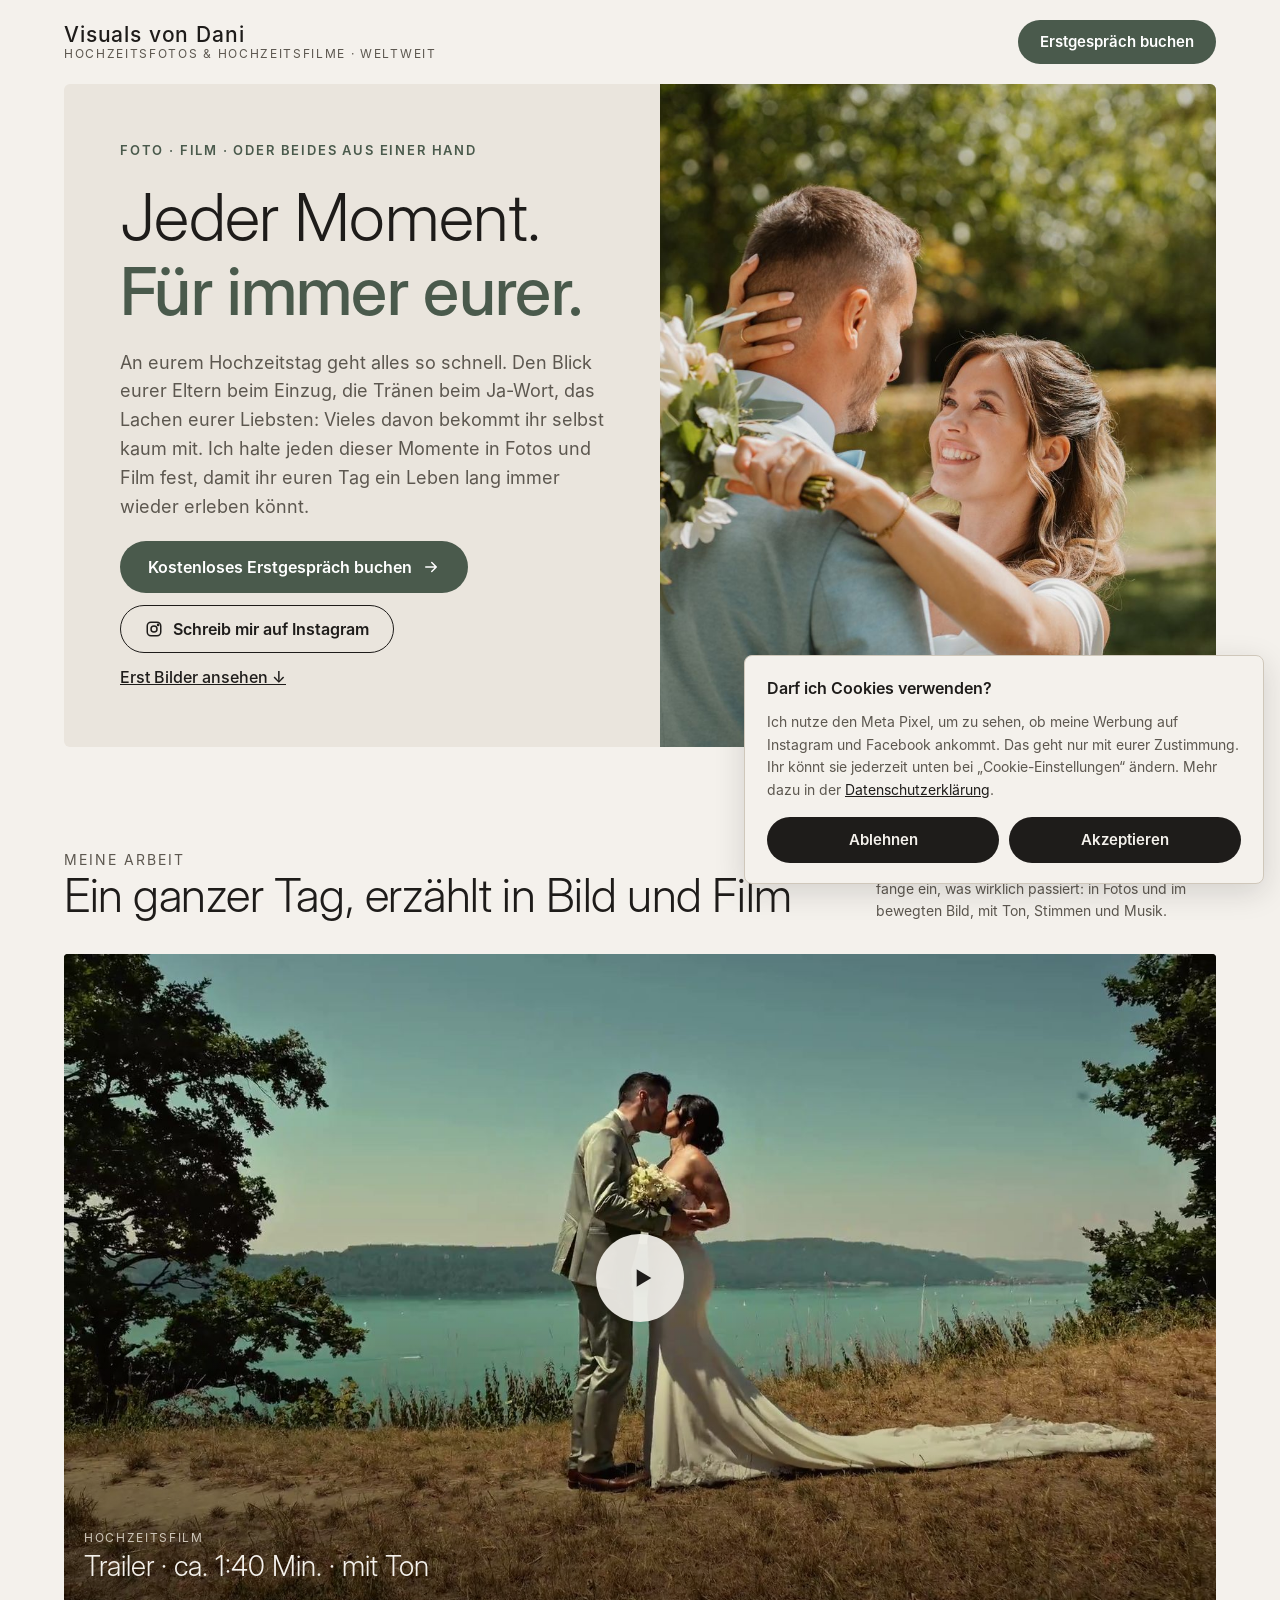
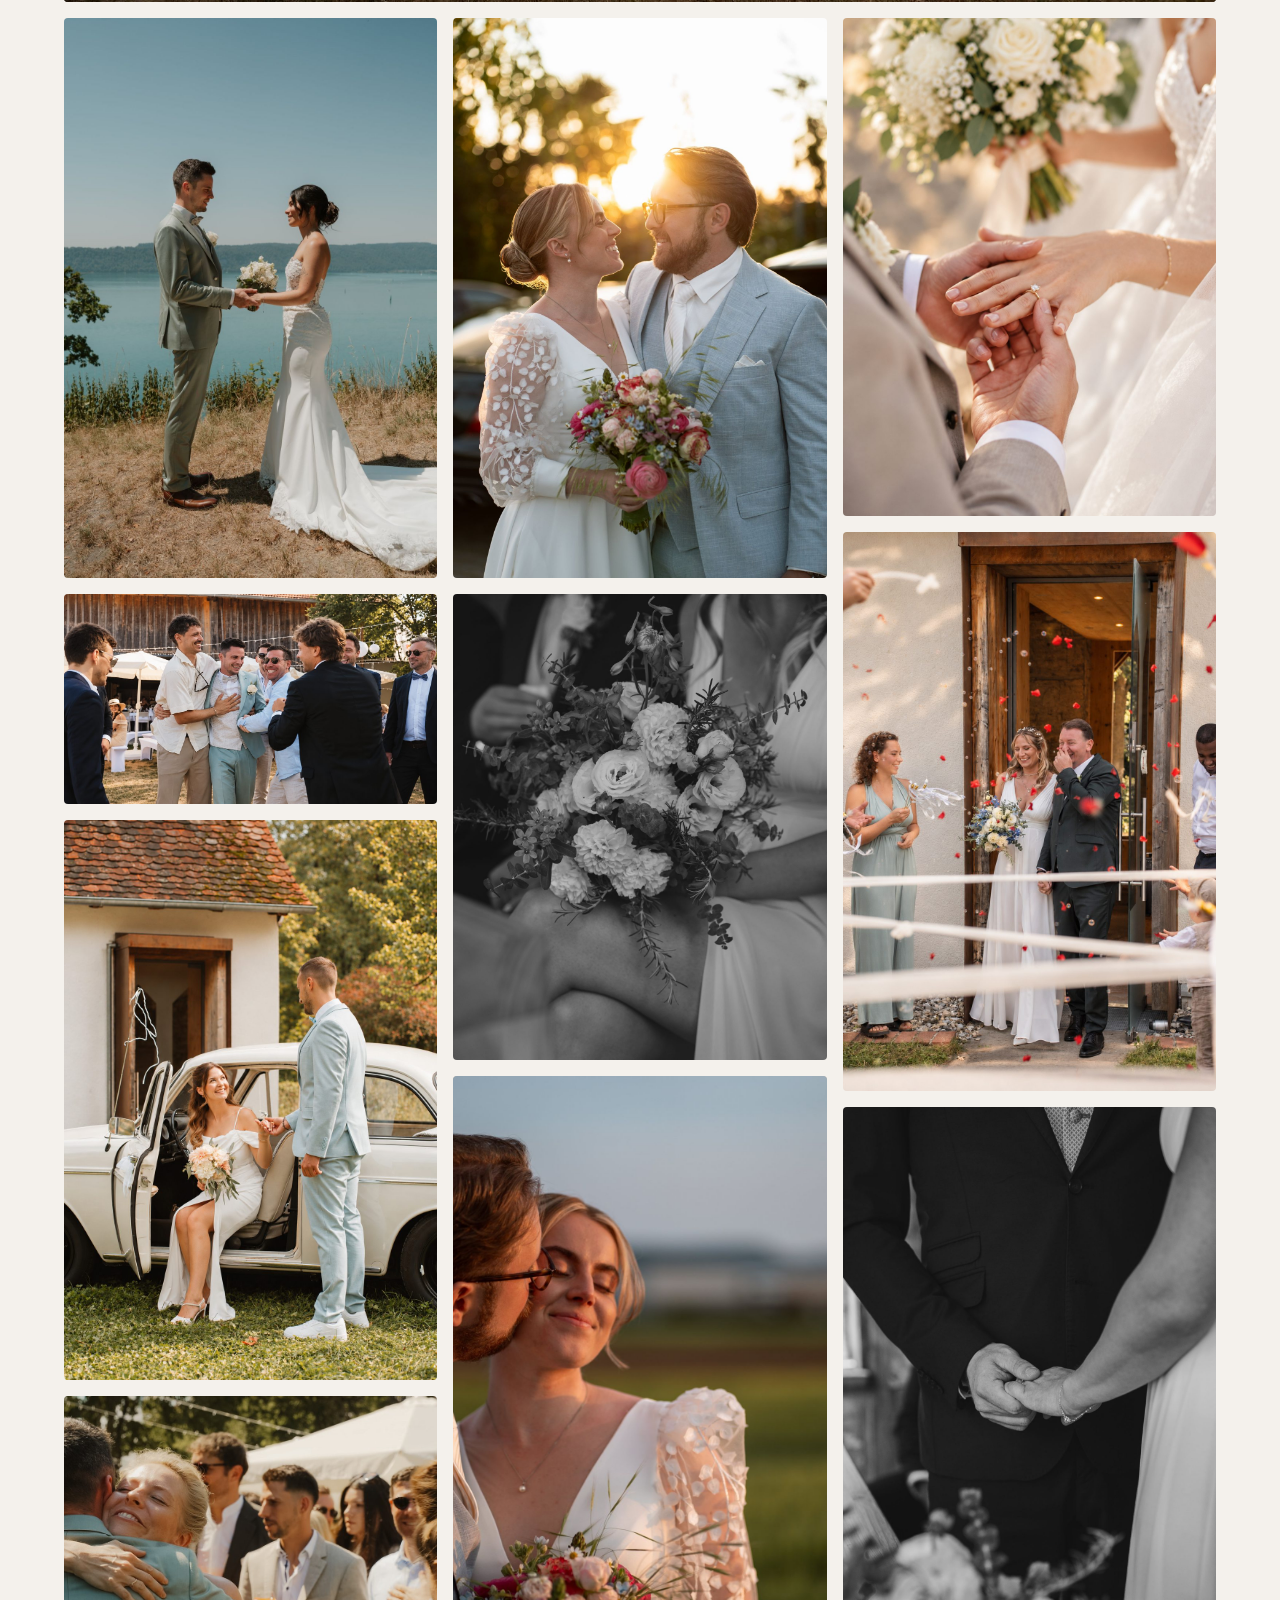
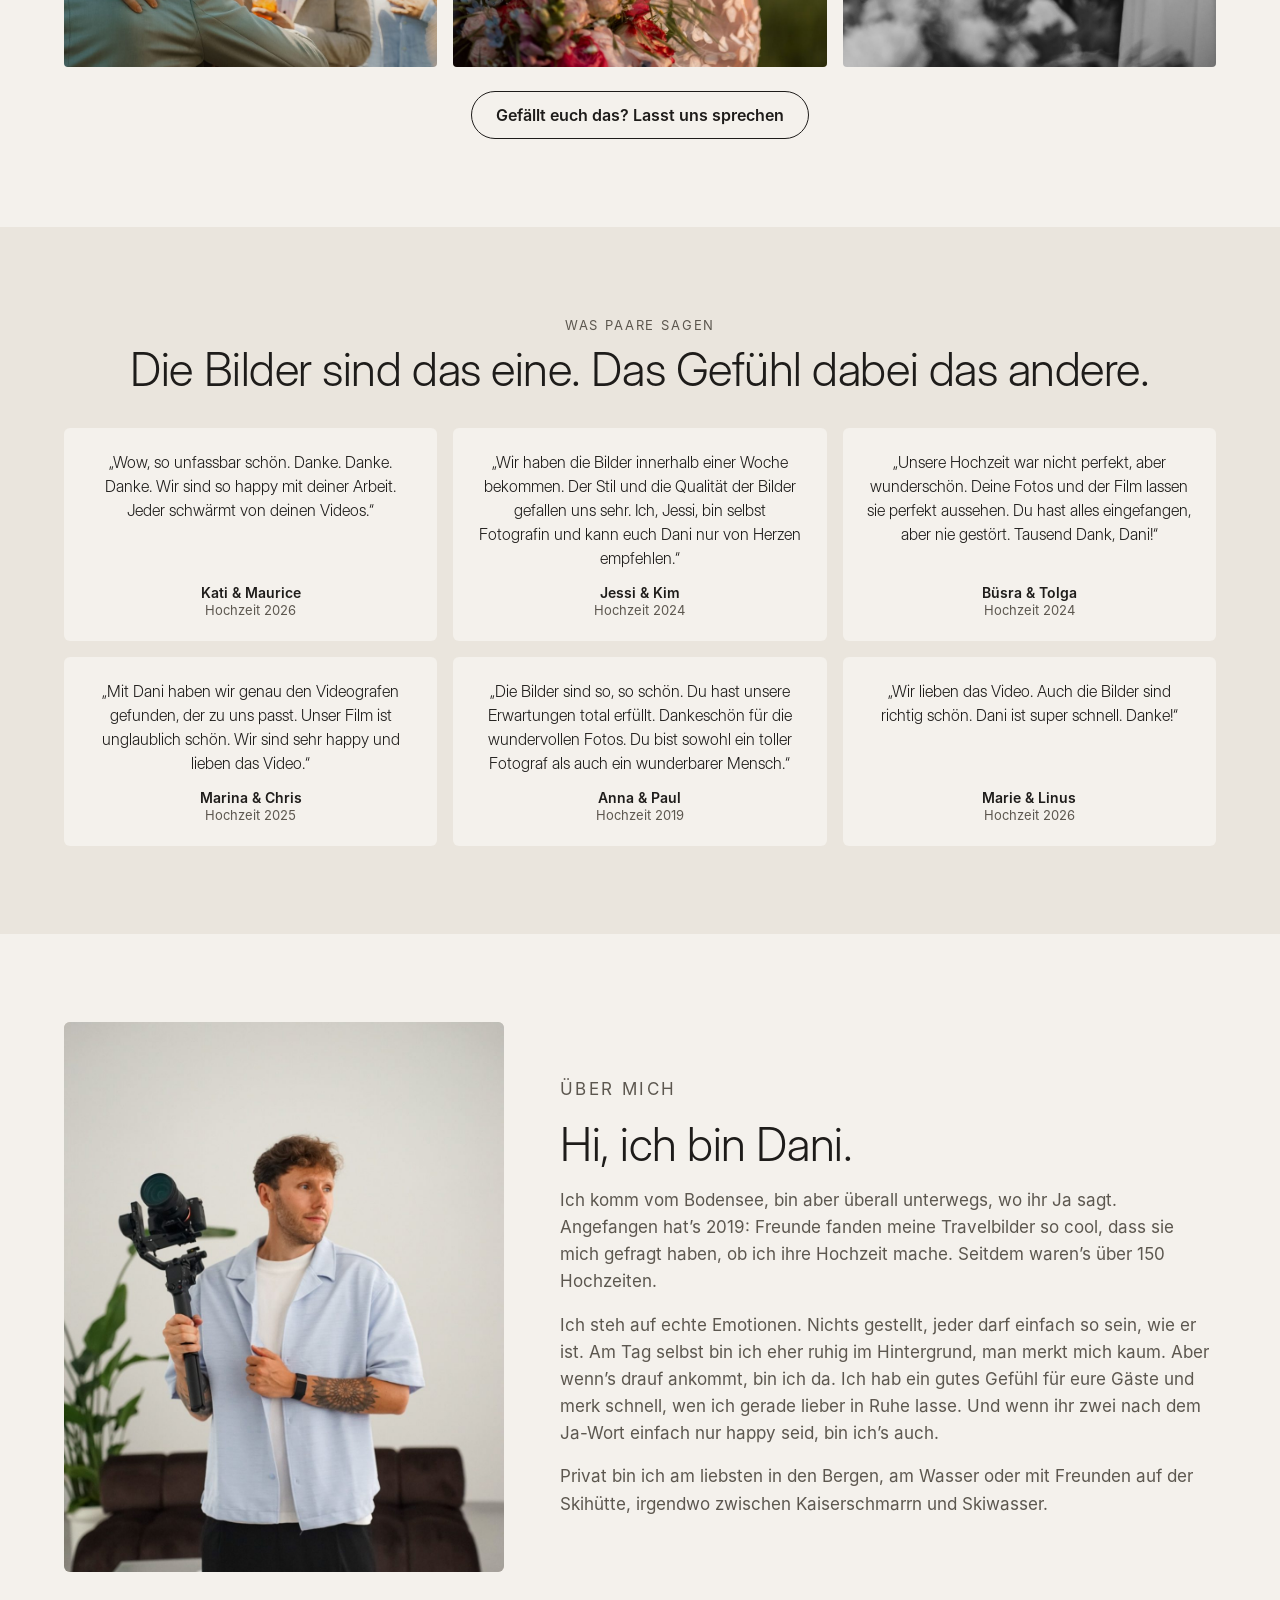
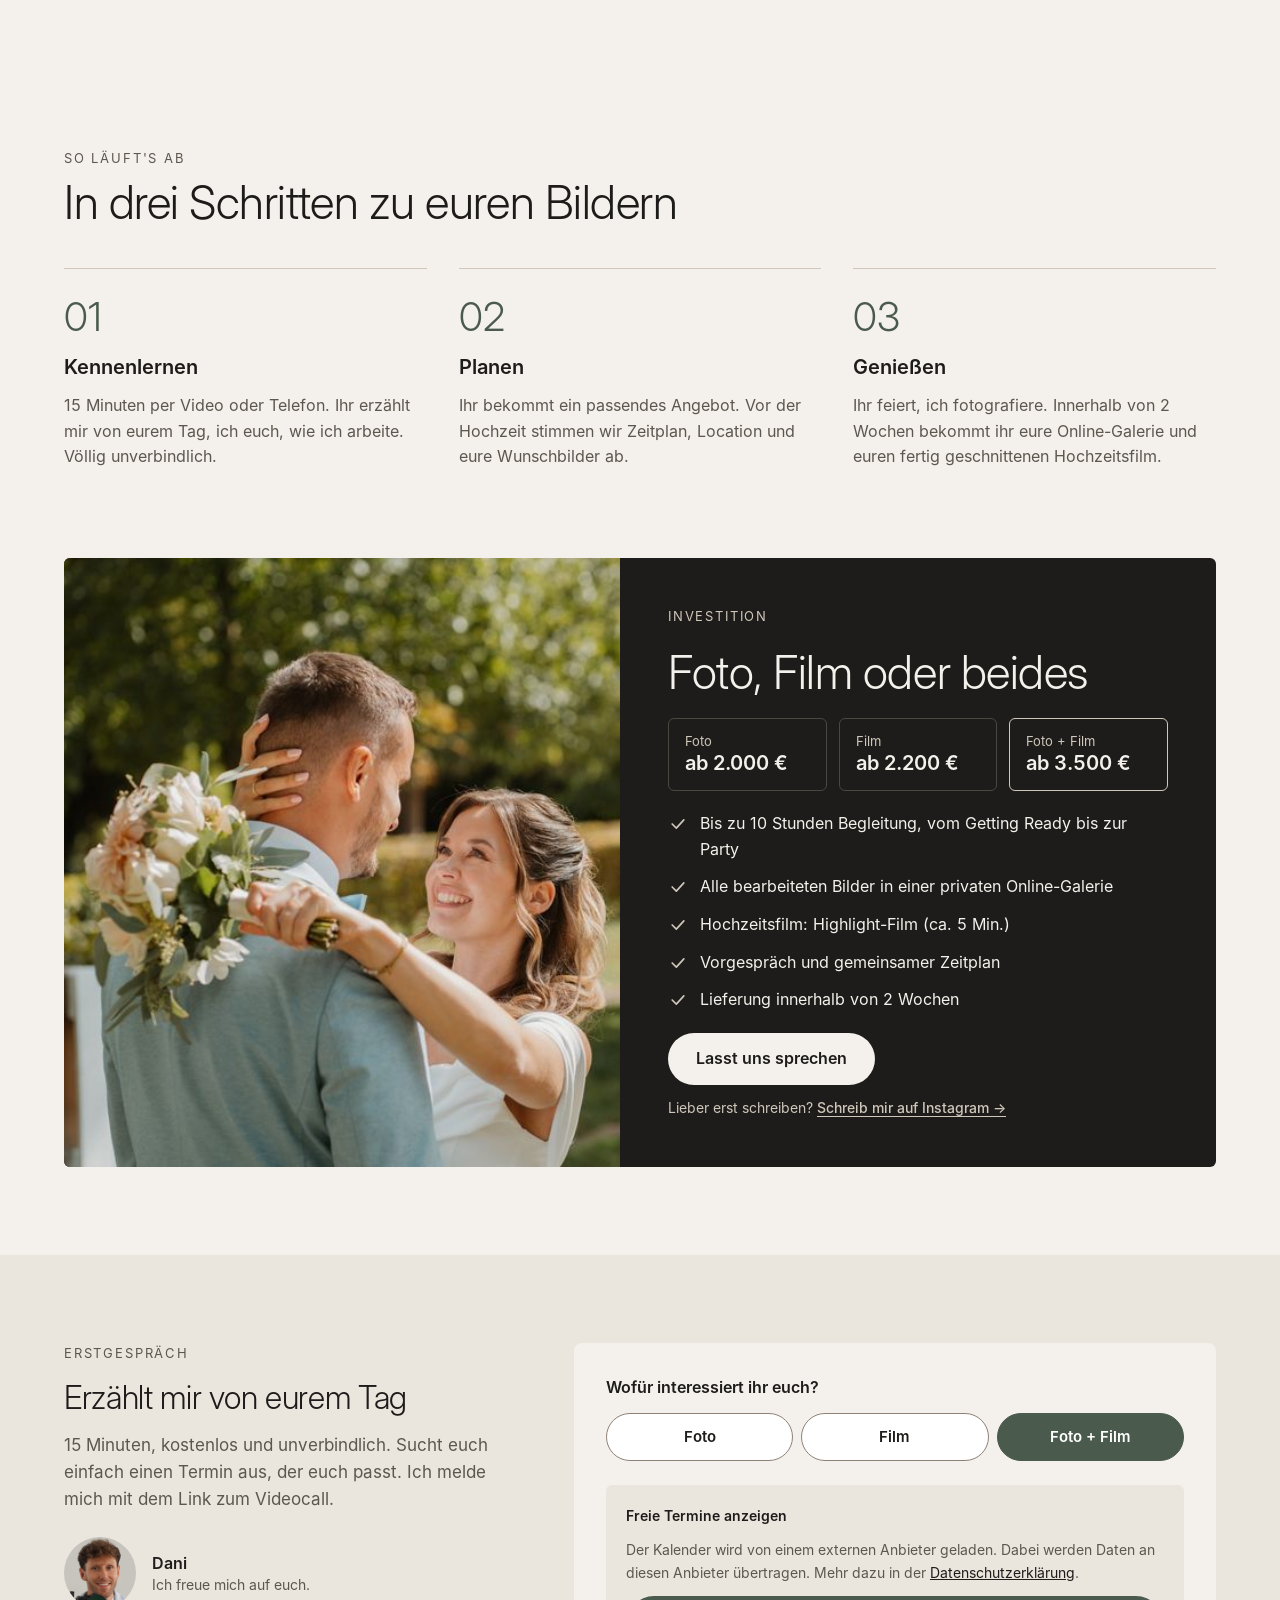
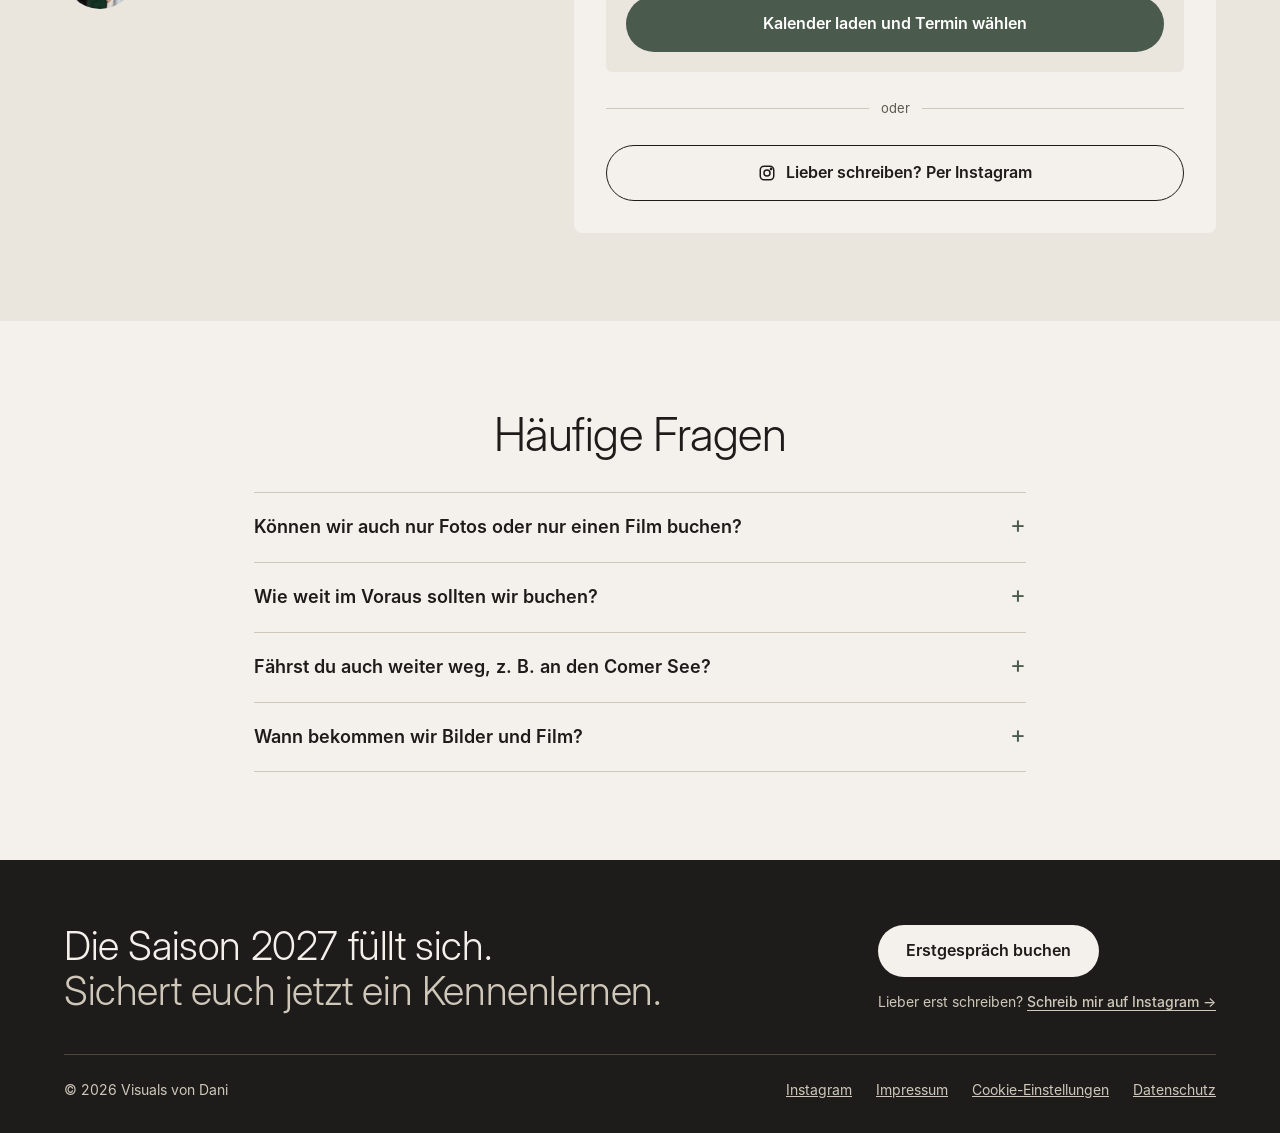
<file: index.html>
<!doctype html>
<html lang="de">
<head>
<meta charset="utf-8">
<meta name="viewport" content="width=device-width, initial-scale=1">
<title>Hochzeitsfotos & Hochzeitsfilme am Bodensee | Visuals von Dani</title>
<meta name="description" content="Hochzeitsfotografie und Hochzeitsfilme am Bodensee und weltweit. Jeder Moment, für immer eurer. Jetzt kostenloses Erstgespräch buchen.">
<meta property="og:type" content="website">
<meta property="og:title" content="Jeder Moment. Für immer eurer. | Visuals von Dani">
<meta property="og:description" content="Hochzeitsfotos und Hochzeitsfilme am Bodensee. Kostenloses Erstgespräch buchen.">
<meta property="og:image" content="bilder/vorschau-social.jpg">
<meta name="theme-color" content="#F4F1EC">
<link rel="icon" href="assets/favicon.svg" type="image/svg+xml">
<link rel="preload" href="assets/fonts/InterDisplay-Light.woff" as="font" type="font/woff" crossorigin>
<link rel="stylesheet" href="assets/style.css?v=202611112200">

<script>
  /* =========================================================
     EINSTELLUNGEN – hier trägst du deine Daten ein
     ========================================================= */
  window.SITE_CONFIG = {
    // Meta Pixel / Datensatz-ID aus dem Events Manager. Wird erst nach Cookie-Zustimmung geladen.
    metaPixelId: "1971344566605847",

    // Dein Calendly- oder Cal.com-Link, z. B. "https://calendly.com/visualsvondani/erstgespraech"
    // Leer lassen = statt Kalender erscheint ein Anfrageformular.
    bookingUrl: "https://calendly.com/visuals-von-dani/hochzeits-kennenlerngesprach",

    // E-Mail, an die Anfragen aus dem Formular gehen
    email: "visuals.von.dani@gmail.com",

    // WhatsApp-Nummer im internationalen Format ohne +, z. B. "4917612345678" (leer = kein WhatsApp-Link)
    whatsapp: "",

    // Highlight-Film: YouTube- oder Vimeo-Link, z. B. "https://www.youtube.com/watch?v=XXXX" oder "https://vimeo.com/123456"
    videoUrl: "",

    // Eigenes Video im Ordner "film" (hat Vorrang vor videoUrl). Leer = kein eigenes Video.
    videoFile: "film/hochzeitsfilm.mp4?v=2"
  };
</script>

<script>
  /* Fehlt ein Bild im Ordner "bilder", erscheint automatisch ein beschrifteter Platzhalter */
  function platzhalter(img) {
    var box = img.parentNode;
    box.classList.add("placeholder");
    var s = document.createElement("span");
    s.textContent = img.getAttribute("data-platzhalter") || "Bild folgt";
    box.appendChild(s);
    img.remove();
  }
</script>

<!-- META PIXEL: Erst einbauen, wenn ein Cookie-Banner (Einwilligung) vorhanden ist. Siehe README. -->
</head>
<body>
<!--
  SO BEARBEITEST DU DIE SEITE
  - Texte: einfach den Text zwischen den Tags ändern, z. B. <h1>…</h1> oder <p>…</p>.
    Die spitzen Klammern < > selbst nicht löschen.
  - Bilder: liegen im Ordner "bilder". Zum Austauschen eine Datei mit genau demselben Namen hochladen.
  - Abschnitte sind unten mit Kommentaren in Großbuchstaben markiert (HERO, GALERIE, BEWERTUNGEN …).
-->

<div class="wrap">
  <header class="site-header">
    <a class="brand" href="#top" id="top" aria-label="Visuals von Dani – nach oben">
      <span class="brand-name">Visuals von Dani</span>
      <span class="brand-sub">Hochzeitsfotos &amp; Hochzeitsfilme · Weltweit</span>
    </a>
    <a class="btn btn-primary btn-small" href="#termin">Erstgespräch buchen</a>
  </header>
</div>

<main>
  <!-- HERO -->
  <section class="wrap" aria-labelledby="hero-title">
    <div class="hero">
      <div class="hero-text">
        <p class="kicker">Foto · Film · oder beides aus einer Hand</p>
        <h1 id="hero-title">Jeder Moment.<br><span>Für immer eurer.</span></h1>
        <p class="lead">An eurem Hochzeitstag geht alles so schnell. Den Blick eurer Eltern beim Einzug, die Tränen beim Ja-Wort, das Lachen eurer Liebsten: Vieles davon bekommt ihr selbst kaum mit. Ich halte jeden dieser Momente in Fotos und Film fest, damit ihr euren Tag ein Leben lang immer wieder erleben könnt.</p>
        <div class="hero-actions">
          <a class="btn btn-primary" href="#termin">Kostenloses Erstgespräch buchen
            <svg viewBox="0 0 24 24" fill="none" stroke="currentColor" stroke-width="2" stroke-linecap="round" stroke-linejoin="round" aria-hidden="true"><path d="M5 12h14M13 6l6 6-6 6"/></svg></a>
          <a class="btn btn-outline btn-ig ig-dm" data-platz="hero" href="https://ig.me/m/__dani.schaefer" target="_blank" rel="noopener"><svg viewBox="0 0 24 24" fill="none" stroke="currentColor" stroke-width="2" stroke-linecap="round" stroke-linejoin="round" aria-hidden="true"><rect x="3" y="3" width="18" height="18" rx="5"/><circle cx="12" cy="12" r="4"/><circle cx="17.5" cy="6.5" r=".8" fill="currentColor"/></svg>Schreib mir auf Instagram</a>
        </div>
        <a class="link hero-more" href="#arbeiten">Erst Bilder ansehen ↓</a>
      </div>
      <div class="hero-image">
        <!-- BILD: bilder/hero.jpg -->
        <img src="bilder/hero.jpg" alt="Braut umarmt ihren Bräutigam im Garten und strahlt ihn an"
             fetchpriority="high" data-platzhalter="Hero-Bild (hero.jpg)" onerror="platzhalter(this)">
      </div>
    </div>
  </section>

  <!-- GALERIE -->
  <section id="arbeiten" class="wrap section" aria-labelledby="arbeiten-title">
    <div class="gallery-head">
      <div>
        <p class="eyebrow">Meine Arbeit</p>
        <h2 id="arbeiten-title">Ein ganzer Tag, erzählt in Bild und Film</h2>
      </div>
      <p class="muted">Vom Getting Ready bis zur letzten Runde auf der Tanzfläche. Ich halte mich im Hintergrund und fange ein, was wirklich passiert: in Fotos und im bewegten Bild, mit Ton, Stimmen und Musik.</p>
    </div>

    <!-- HOCHZEITSFILM: Video = film/hochzeitsfilm.mp4, Vorschaubild = film/poster.jpg -->
    <figure class="film" id="film">
      <img class="film-poster" src="film/poster.jpg?v=2" alt="" loading="lazy">
      <button class="film-play" type="button" aria-label="Hochzeitsfilm abspielen">
        <svg viewBox="0 0 24 24" fill="currentColor" aria-hidden="true"><path d="M8 5.5v13l11-6.5z"/></svg>
      </button>
      <figcaption>
        <small>Hochzeitsfilm</small>
        <span>Trailer · ca. 1:40 Min. · mit Ton</span>
      </figcaption>
    </figure>

    <!-- GALERIE: 3 feste Spalten (links, Mitte, rechts). Bilder heißen bilder/galerie-1.jpg bis bilder/galerie-10.jpg.
         Um ein Bild in eine andere Spalte zu schieben, die ganze <figure …></figure>-Zeile in den anderen Spalten-Block verschieben.
         Zum Austauschen einfach eine Datei mit demselben Namen in den Ordner "bilder" hochladen.
         Der Text bei alt="..." beschreibt das Bild (wichtig für Google und Barrierefreiheit). -->
    <div class="gallery-cols">
      <div class="gcol"><!-- LINKE SPALTE -->
        <figure class="tile"><img src="bilder/galerie-7.jpg" loading="lazy" alt="Brautpaar hält sich an den Händen, im Hintergrund ein See im Sommerlicht" data-platzhalter="Paarshooting (galerie-7.jpg)" onerror="platzhalter(this)"></figure>
        <figure class="tile"><img src="bilder/galerie-8.jpg" loading="lazy" alt="Freunde umringen lachend den Bräutigam" data-platzhalter="Bild (galerie-8.jpg)" onerror="platzhalter(this)"></figure>
        <figure class="tile"><img src="bilder/galerie-5.jpg" loading="lazy" alt="Bräutigam hilft der lachenden Braut aus dem weißen Oldtimer" data-platzhalter="Bild (galerie-5.jpg)" onerror="platzhalter(this)"></figure>
        <figure class="tile"><img src="bilder/galerie-6.jpg" loading="lazy" alt="Ein Gast umarmt den Bräutigam herzlich beim Sektempfang" data-platzhalter="Bild (galerie-6.jpg)" onerror="platzhalter(this)"></figure>
      </div>
      <div class="gcol"><!-- MITTLERE SPALTE -->
        <figure class="tile"><img src="bilder/galerie-1.jpg" loading="lazy" alt="Brautpaar lächelt sich im Gegenlicht der Abendsonne an" data-platzhalter="Bild (galerie-1.jpg)" onerror="platzhalter(this)"></figure>
        <figure class="tile"><img src="bilder/galerie-9.jpg" loading="lazy" alt="Brautstrauß in Schwarz-Weiß" data-platzhalter="Bild (galerie-9.jpg)" onerror="platzhalter(this)"></figure>
        <figure class="tile"><img src="bilder/galerie-2.jpg" loading="lazy" style="object-position: 25% 50%" alt="Bräutigam küsst die Braut auf die Wange, sie schließt lächelnd die Augen" data-platzhalter="Bild (galerie-2.jpg)" onerror="platzhalter(this)"></figure>
      </div>
      <div class="gcol"><!-- RECHTE SPALTE -->
        <figure class="tile"><img src="bilder/galerie-4.jpg" loading="lazy" alt="Ringtausch in Nahaufnahme, im Hintergrund der Brautstrauß" data-platzhalter="Bild (galerie-4.jpg)" onerror="platzhalter(this)"></figure>
        <figure class="tile"><img src="bilder/galerie-3.jpg" loading="lazy" alt="Brautpaar verlässt lachend die Trauung, Gäste werfen Rosenblätter" data-platzhalter="Bild (galerie-3.jpg)" onerror="platzhalter(this)"></figure>
        <figure class="tile"><img src="bilder/galerie-10.jpg" loading="lazy" alt="Brautpaar hält sich während der Trauung an den Händen, Schwarz-Weiß" data-platzhalter="Bild (galerie-10.jpg)" onerror="platzhalter(this)"></figure>
      </div>
    </div>
    <div class="center">
      <a class="btn btn-outline" href="#termin">Gefällt euch das? Lasst uns sprechen</a>
    </div>
  </section>

  <!-- BEWERTUNGEN -->
  <section class="band section" aria-labelledby="stimmen-title">
    <div class="wrap">
      <p class="eyebrow text-center">Was Paare sagen</p>
      <h2 id="stimmen-title" class="text-center">Die Bilder sind das eine. Das Gefühl dabei das andere.</h2>
      <!-- ZITATE: Am Desktop 3 pro Reihe, am Handy zum Wischen. Neues Zitat = einen <figure>-Block kopieren und Text/Namen ändern. -->
      <div class="reviews">
        <figure class="review">
          <blockquote>„Wow, so unfassbar schön. Danke. Danke. Danke. Wir sind so happy mit deiner Arbeit. Jeder schwärmt von deinen Videos.“</blockquote>
          <figcaption><span><strong>Kati &amp; Maurice</strong><small>Hochzeit 2026</small></span></figcaption>
        </figure>
        <figure class="review">
          <blockquote>„Wir haben die Bilder innerhalb einer Woche bekommen. Der Stil und die Qualität der Bilder gefallen uns sehr. Ich, Jessi, bin selbst Fotografin und kann euch Dani nur von Herzen empfehlen.“</blockquote>
          <figcaption><span><strong>Jessi &amp; Kim</strong><small>Hochzeit 2024</small></span></figcaption>
        </figure>
        <figure class="review">
          <blockquote>„Unsere Hochzeit war nicht perfekt, aber wunderschön. Deine Fotos und der Film lassen sie perfekt aussehen. Du hast alles eingefangen, aber nie gestört. Tausend Dank, Dani!“</blockquote>
          <figcaption><span><strong>Büsra &amp; Tolga</strong><small>Hochzeit 2024</small></span></figcaption>
        </figure>
        <figure class="review">
          <blockquote>„Mit Dani haben wir genau den Videografen gefunden, der zu uns passt. Unser Film ist unglaublich schön. Wir sind sehr happy und lieben das Video.“</blockquote>
          <figcaption><span><strong>Marina &amp; Chris</strong><small>Hochzeit 2025</small></span></figcaption>
        </figure>
        <figure class="review">
          <blockquote>„Die Bilder sind so, so schön. Du hast unsere Erwartungen total erfüllt. Dankeschön für die wundervollen Fotos. Du bist sowohl ein toller Fotograf als auch ein wunderbarer Mensch.“</blockquote>
          <figcaption><span><strong>Anna &amp; Paul</strong><small>Hochzeit 2019</small></span></figcaption>
        </figure>
        <figure class="review">
          <blockquote>„Wir lieben das Video. Auch die Bilder sind richtig schön. Dani ist super schnell. Danke!“</blockquote>
          <figcaption><span><strong>Marie &amp; Linus</strong><small>Hochzeit 2026</small></span></figcaption>
        </figure>
      </div>
    </div>
  </section>

  <!-- ÜBER MICH: Foto = bilder/ueber-mich.jpg -->
  <section class="wrap section" aria-labelledby="about-title">
    <div class="about">
      <div class="about-img">
        <img src="bilder/ueber-mich.jpg" loading="lazy" alt="Dani mit Kamera am Gimbal" data-platzhalter="Foto (ueber-mich.jpg)" onerror="platzhalter(this)">
      </div>
      <div class="about-text">
        <p class="eyebrow" style="margin:0">Über mich</p>
        <h2 id="about-title">Hi, ich bin Dani.</h2>
        <p>Ich komm vom Bodensee, bin aber überall unterwegs, wo ihr Ja sagt. Angefangen hat’s 2019: Freunde fanden meine Travelbilder so cool, dass sie mich gefragt haben, ob ich ihre Hochzeit mache. Seitdem waren’s über 150 Hochzeiten.</p>
        <p>Ich steh auf echte Emotionen. Nichts gestellt, jeder darf einfach so sein, wie er ist. Am Tag selbst bin ich eher ruhig im Hintergrund, man merkt mich kaum. Aber wenn’s drauf ankommt, bin ich da. Ich hab ein gutes Gefühl für eure Gäste und merk schnell, wen ich gerade lieber in Ruhe lasse. Und wenn ihr zwei nach dem Ja-Wort einfach nur happy seid, bin ich’s auch.</p>
        <p>Privat bin ich am liebsten in den Bergen, am Wasser oder mit Freunden auf der Skihütte, irgendwo zwischen Kaiserschmarrn und Skiwasser.</p>
      </div>
    </div>
  </section>

  <!-- ABLAUF -->
  <section class="wrap section" aria-labelledby="ablauf-title">
    <p class="eyebrow">So läuft's ab</p>
    <h2 id="ablauf-title">In drei Schritten zu euren Bildern</h2>
    <div class="steps">
      <div class="step"><span class="num">01</span><h3>Kennenlernen</h3><p>15 Minuten per Video oder Telefon. Ihr erzählt mir von eurem Tag, ich euch, wie ich arbeite. Völlig unverbindlich.</p></div>
      <div class="step"><span class="num">02</span><h3>Planen</h3><p>Ihr bekommt ein passendes Angebot. Vor der Hochzeit stimmen wir Zeitplan, Location und eure Wunschbilder ab.</p></div>
      <div class="step"><span class="num">03</span><h3>Genießen</h3><p>Ihr feiert, ich fotografiere. Innerhalb von 2 Wochen bekommt ihr eure Online-Galerie und euren fertig geschnittenen Hochzeitsfilm.</p></div>
    </div>
  </section>

  <!-- INVESTITION -->
  <section class="wrap" style="padding-bottom:88px" aria-labelledby="preise-title">
    <div class="invest">
      <div class="invest-image">
        <!-- BILD: bilder/preise.jpg -->
        <img src="bilder/preise.jpg" alt="" loading="lazy" style="object-position: 30% 40%" data-platzhalter="Bild (preise.jpg)" onerror="platzhalter(this)">
      </div>
      <div class="invest-body">
        <p class="eyebrow">Investition</p>
        <h2 id="preise-title">Foto, Film oder beides</h2>
        <div class="prices">
          <div class="price"><small>Foto</small><strong>ab 2.000 €</strong></div>
          <div class="price"><small>Film</small><strong>ab 2.200 €</strong></div>
          <div class="price best"><small>Foto + Film</small><strong>ab 3.500 €</strong></div>
        </div>
        <ul class="checks">
          <li><svg viewBox="0 0 24 24" fill="none" stroke="#CFC7BA" stroke-width="2" stroke-linecap="round" stroke-linejoin="round" aria-hidden="true"><path d="M5 12l5 5 9-10"/></svg>Bis zu 10 Stunden Begleitung, vom Getting Ready bis zur Party</li>
          <li><svg viewBox="0 0 24 24" fill="none" stroke="#CFC7BA" stroke-width="2" stroke-linecap="round" stroke-linejoin="round" aria-hidden="true"><path d="M5 12l5 5 9-10"/></svg>Alle bearbeiteten Bilder in einer privaten Online-Galerie</li>
          <li><svg viewBox="0 0 24 24" fill="none" stroke="#CFC7BA" stroke-width="2" stroke-linecap="round" stroke-linejoin="round" aria-hidden="true"><path d="M5 12l5 5 9-10"/></svg>Hochzeitsfilm: Highlight-Film (ca. 5 Min.)</li>
          <li><svg viewBox="0 0 24 24" fill="none" stroke="#CFC7BA" stroke-width="2" stroke-linecap="round" stroke-linejoin="round" aria-hidden="true"><path d="M5 12l5 5 9-10"/></svg>Vorgespräch und gemeinsamer Zeitplan</li>
          <li><svg viewBox="0 0 24 24" fill="none" stroke="#CFC7BA" stroke-width="2" stroke-linecap="round" stroke-linejoin="round" aria-hidden="true"><path d="M5 12l5 5 9-10"/></svg>Lieferung innerhalb von 2 Wochen</li>
        </ul>
        <a class="btn btn-light" href="#termin">Lasst uns sprechen</a>
        <p class="write-line write-line--dark">Lieber erst schreiben? <a class="ig-dm" data-platz="preise" href="https://ig.me/m/__dani.schaefer" target="_blank" rel="noopener">Schreib mir auf Instagram →</a></p>
      </div>
    </div>
  </section>

  <!-- TERMIN -->
  <section id="termin" class="band section" aria-labelledby="termin-title">
    <div class="wrap booking">
      <div class="booking-intro">
        <p class="eyebrow" style="margin:0">Erstgespräch</p>
        <h2 id="termin-title">Erzählt mir von eurem Tag</h2>
        <p class="muted">15 Minuten, kostenlos und unverbindlich. Sucht euch einfach einen Termin aus, der euch passt. Ich melde mich mit dem Link zum Videocall.</p>
        <div class="me">
          <!-- BILD: bilder/dani.jpg (quadratisches Foto von dir) -->
          <span class="me-photo"><img src="bilder/dani.jpg" alt="Dani" data-platzhalter="Foto" onerror="platzhalter(this)"></span>
          <span><strong>Dani</strong><small>Ich freue mich auf euch.</small></span>
        </div>
      </div>

      <div class="booking-card">
        <div>
          <p class="field-title" id="service-label">Wofür interessiert ihr euch?</p>
          <div class="chips" role="group" aria-labelledby="service-label">
            <button type="button" class="chip" aria-pressed="false" data-service="Foto">Foto</button>
            <button type="button" class="chip" aria-pressed="false" data-service="Film">Film</button>
            <button type="button" class="chip" aria-pressed="true" data-service="Foto + Film">Foto + Film</button>
          </div>
        </div>

        <!-- Variante A: Buchungskalender (wenn bookingUrl gesetzt ist) -->
        <div id="calendar-area" hidden>
          <div class="consent" id="calendar-consent">
            <p><strong style="color:var(--ink)">Freie Termine anzeigen</strong></p>
            <p>Der Kalender wird von einem externen Anbieter geladen. Dabei werden Daten an diesen Anbieter übertragen. Mehr dazu in der <a href="datenschutz.html">Datenschutzerklärung</a>.</p>
            <button type="button" class="btn btn-primary" id="load-calendar">Kalender laden und Termin wählen</button>
          </div>
        </div>

        <!-- Variante B: Anfrageformular (wenn kein bookingUrl gesetzt ist) -->
        <form id="request-form" novalidate>
          <p class="field-title">Kurz zu euch</p>
          <div class="form-grid">
            <label>Eure Namen<input name="namen" type="text" placeholder="Anna &amp; Ben" autocomplete="name" required></label>
            <label>E-Mail oder Telefon<input name="kontakt" type="text" placeholder="anna@beispiel.de" autocomplete="email" required></label>
            <label>Hochzeitsdatum (falls schon bekannt)<input name="datum" type="text" placeholder="z. B. 12.06.2027"></label>
            <label>Location / Ort<input name="ort" type="text" placeholder="z. B. Meersburg"></label>
            <label class="full">Wann passt euch ein Gespräch?<textarea name="zeit" placeholder="z. B. Dienstag oder Mittwoch ab 18 Uhr"></textarea></label>
          </div>
          <div style="margin-top:20px; display:flex; flex-direction:column; gap:12px">
            <button class="btn btn-primary" type="submit">Erstgespräch anfragen</button>
            <p class="fine" style="margin:0">Kostenlos · unverbindlich · ca. 15 Minuten</p>
            <p class="form-status" id="form-status" role="status"></p>
          </div>
        </form>

        <div class="or-line"><span>oder</span></div>
        <a class="btn btn-outline btn-ig ig-dm" data-platz="termin" href="https://ig.me/m/__dani.schaefer" target="_blank" rel="noopener"><svg viewBox="0 0 24 24" fill="none" stroke="currentColor" stroke-width="2" stroke-linecap="round" stroke-linejoin="round" aria-hidden="true"><rect x="3" y="3" width="18" height="18" rx="5"/><circle cx="12" cy="12" r="4"/><circle cx="17.5" cy="6.5" r=".8" fill="currentColor"/></svg>Lieber schreiben? Per Instagram</a>
        <p class="alt-contact" id="whatsapp-line" hidden>Kein passender Termin dabei? <a id="whatsapp-link" href="#" target="_blank" rel="noopener">Schreibt mir kurz per WhatsApp.</a></p>
      </div>
    </div>
  </section>

  <!-- FAQ -->
  <section class="wrap section faq" aria-labelledby="faq-title">
    <h2 id="faq-title" class="text-center" style="margin-bottom:32px">Häufige Fragen</h2>
    <details><summary>Können wir auch nur Fotos oder nur einen Film buchen?</summary><p>Klar, ihr könnt Foto oder Film auch einzeln buchen. Wenn ihr beides nehmt, spart ihr 700 € gegenüber der Einzelbuchung. Außerdem passen Bilder und Film perfekt zusammen: gleicher Stil, gleiche Farben, und alles ist von Anfang an aufeinander abgestimmt.</p></details>
    <details><summary>Wie weit im Voraus sollten wir buchen?</summary><p>Für Samstage in der Saison meist 9 bis 15 Monate vorher. Fragt aber gern auch kurzfristig an.</p></details>
    <details><summary>Fährst du auch weiter weg, z. B. an den Comer See?</summary><p>Sehr gern! Ob direkt bei uns am Bodensee oder eine Hochzeit am Comer See, in der Toskana oder auf Mallorca: Ich begleite euch überall dorthin, wo ihr Ja sagt. Bei Hochzeiten außerhalb der Bodenseeregion kommen Anreise und Unterkunft separat dazu. Die Kosten bespreche ich transparent mit euch im Erstgespräch, damit ihr von Anfang an genau wisst, woran ihr seid.</p></details>
    <details><summary>Wann bekommen wir Bilder und Film?</summary><p>Fotos und Film bekommt ihr innerhalb von 2 Wochen: die Bilder in eurer privaten Online-Galerie, den Hochzeitsfilm als Download. Zum Anschauen, Teilen und immer wieder Ansehen.</p></details>
  </section>
</main>

<footer class="site-footer">
  <div class="wrap">
    <div class="footer-top">
      <h2>Die Saison 2027 füllt sich.<br><span>Sichert euch jetzt ein Kennenlernen.</span></h2>
      <div class="footer-cta">
        <a class="btn btn-light" href="#termin">Erstgespräch buchen</a>
        <p class="write-line write-line--dark">Lieber erst schreiben? <a class="ig-dm" data-platz="footer" href="https://ig.me/m/__dani.schaefer" target="_blank" rel="noopener">Schreib mir auf Instagram →</a></p>
      </div>
    </div>
    <div class="footer-bottom">
      <span>© <span id="year">2026</span> Visuals von Dani</span>
      <nav aria-label="Rechtliches">
        <a href="https://www.instagram.com/__dani.schaefer/" target="_blank" rel="noopener">Instagram</a>
        <a href="impressum.html">Impressum</a>
        <a href="#" id="cookie-settings">Cookie-Einstellungen</a>
        <a href="datenschutz.html">Datenschutz</a>
      </nav>
    </div>
  </div>
</footer>

<!-- COOKIE-BANNER -->
<div class="cookie-banner" id="cookie-banner" role="dialog" aria-labelledby="cookie-title" aria-describedby="cookie-text" hidden>
  <p class="cookie-title" id="cookie-title">Darf ich Cookies verwenden?</p>
  <p id="cookie-text">Ich nutze den Meta Pixel, um zu sehen, ob meine Werbung auf Instagram und Facebook ankommt. Das geht nur mit eurer Zustimmung. Ihr könnt sie jederzeit unten bei „Cookie-Einstellungen“ ändern. Mehr dazu in der <a href="datenschutz.html">Datenschutzerklärung</a>.</p>
  <div class="cookie-actions">
    <button type="button" class="btn cookie-btn" id="cookie-deny">Ablehnen</button>
    <button type="button" class="btn cookie-btn" id="cookie-accept">Akzeptieren</button>
  </div>
</div>

<div class="sticky-cta" id="sticky-cta">
  <a class="btn btn-primary" href="#termin">Kostenloses Erstgespräch buchen</a>
  <small>15 Min · unverbindlich · oder <a class="ig-dm" data-platz="sticky" href="https://ig.me/m/__dani.schaefer" target="_blank" rel="noopener">auf Instagram schreiben</a></small>
</div>

<script src="assets/main.js?v=202611112200"></script>
</body>
</html>
</file>
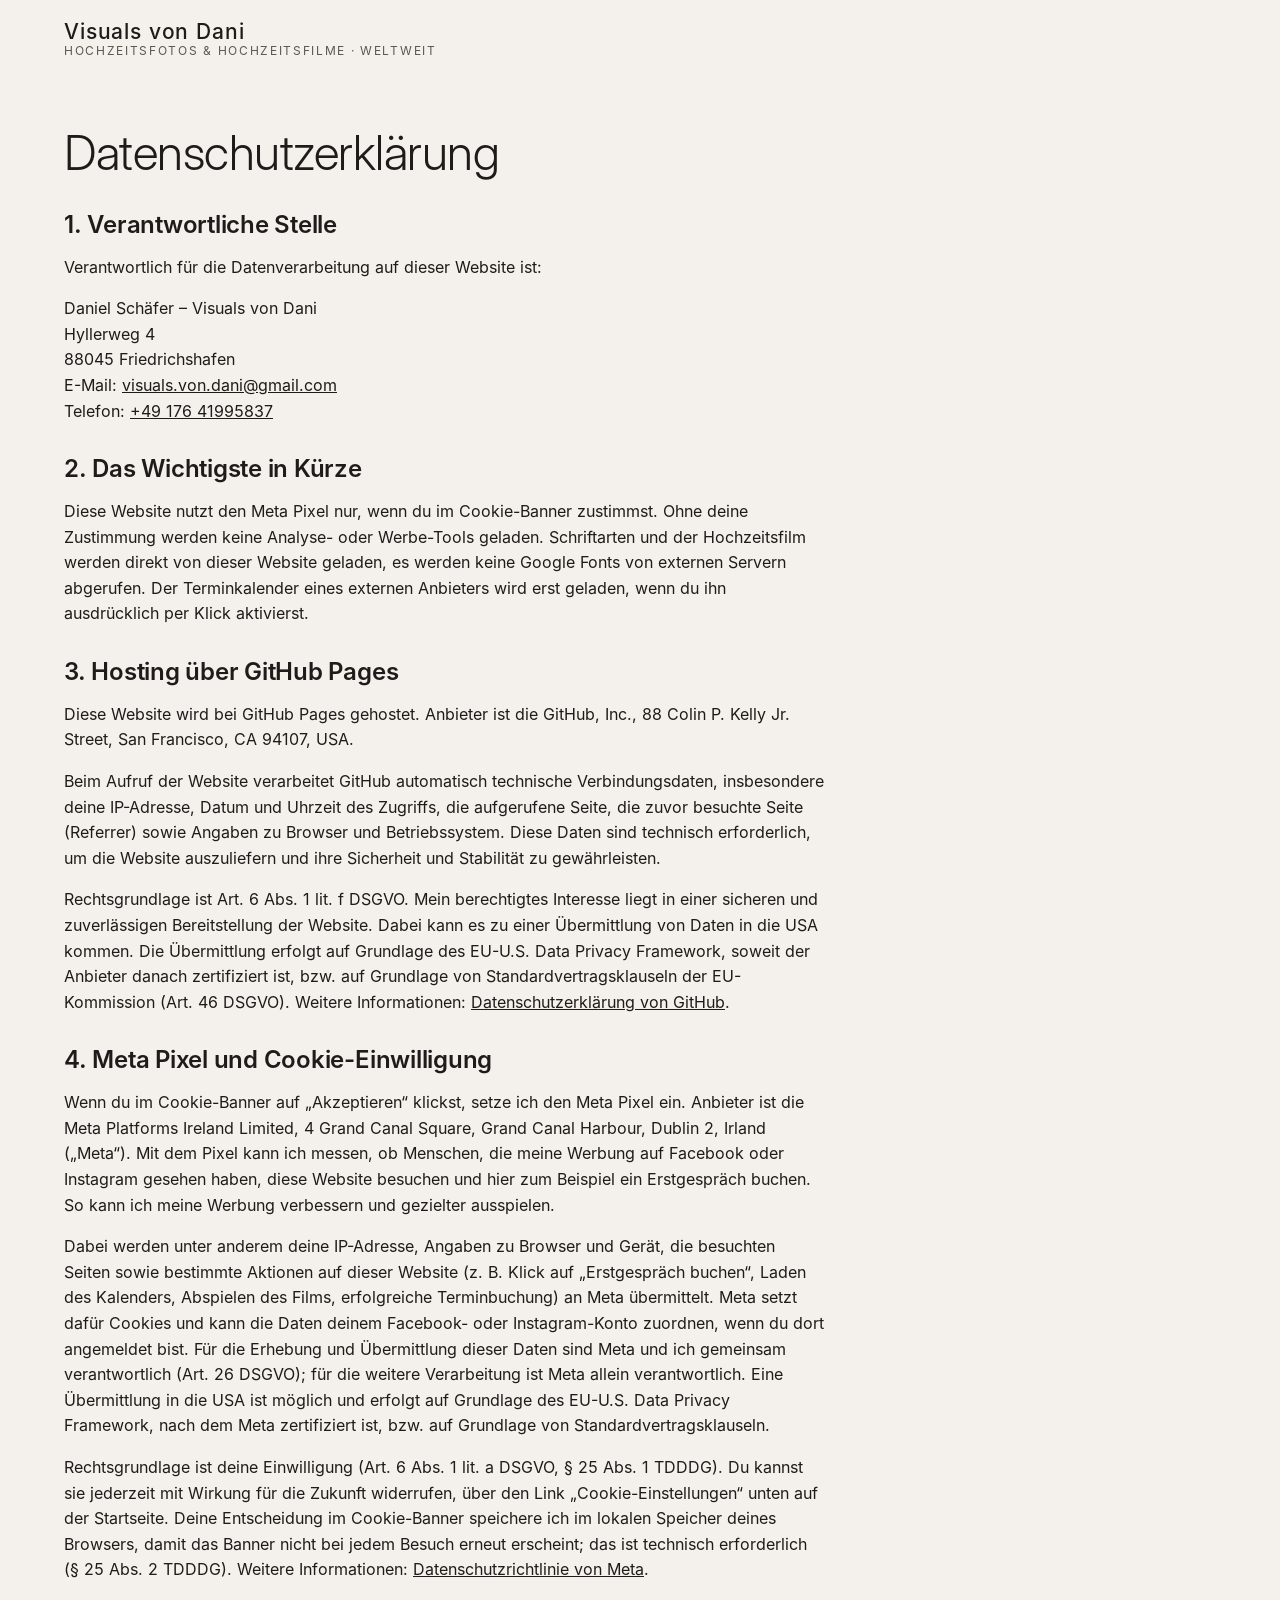
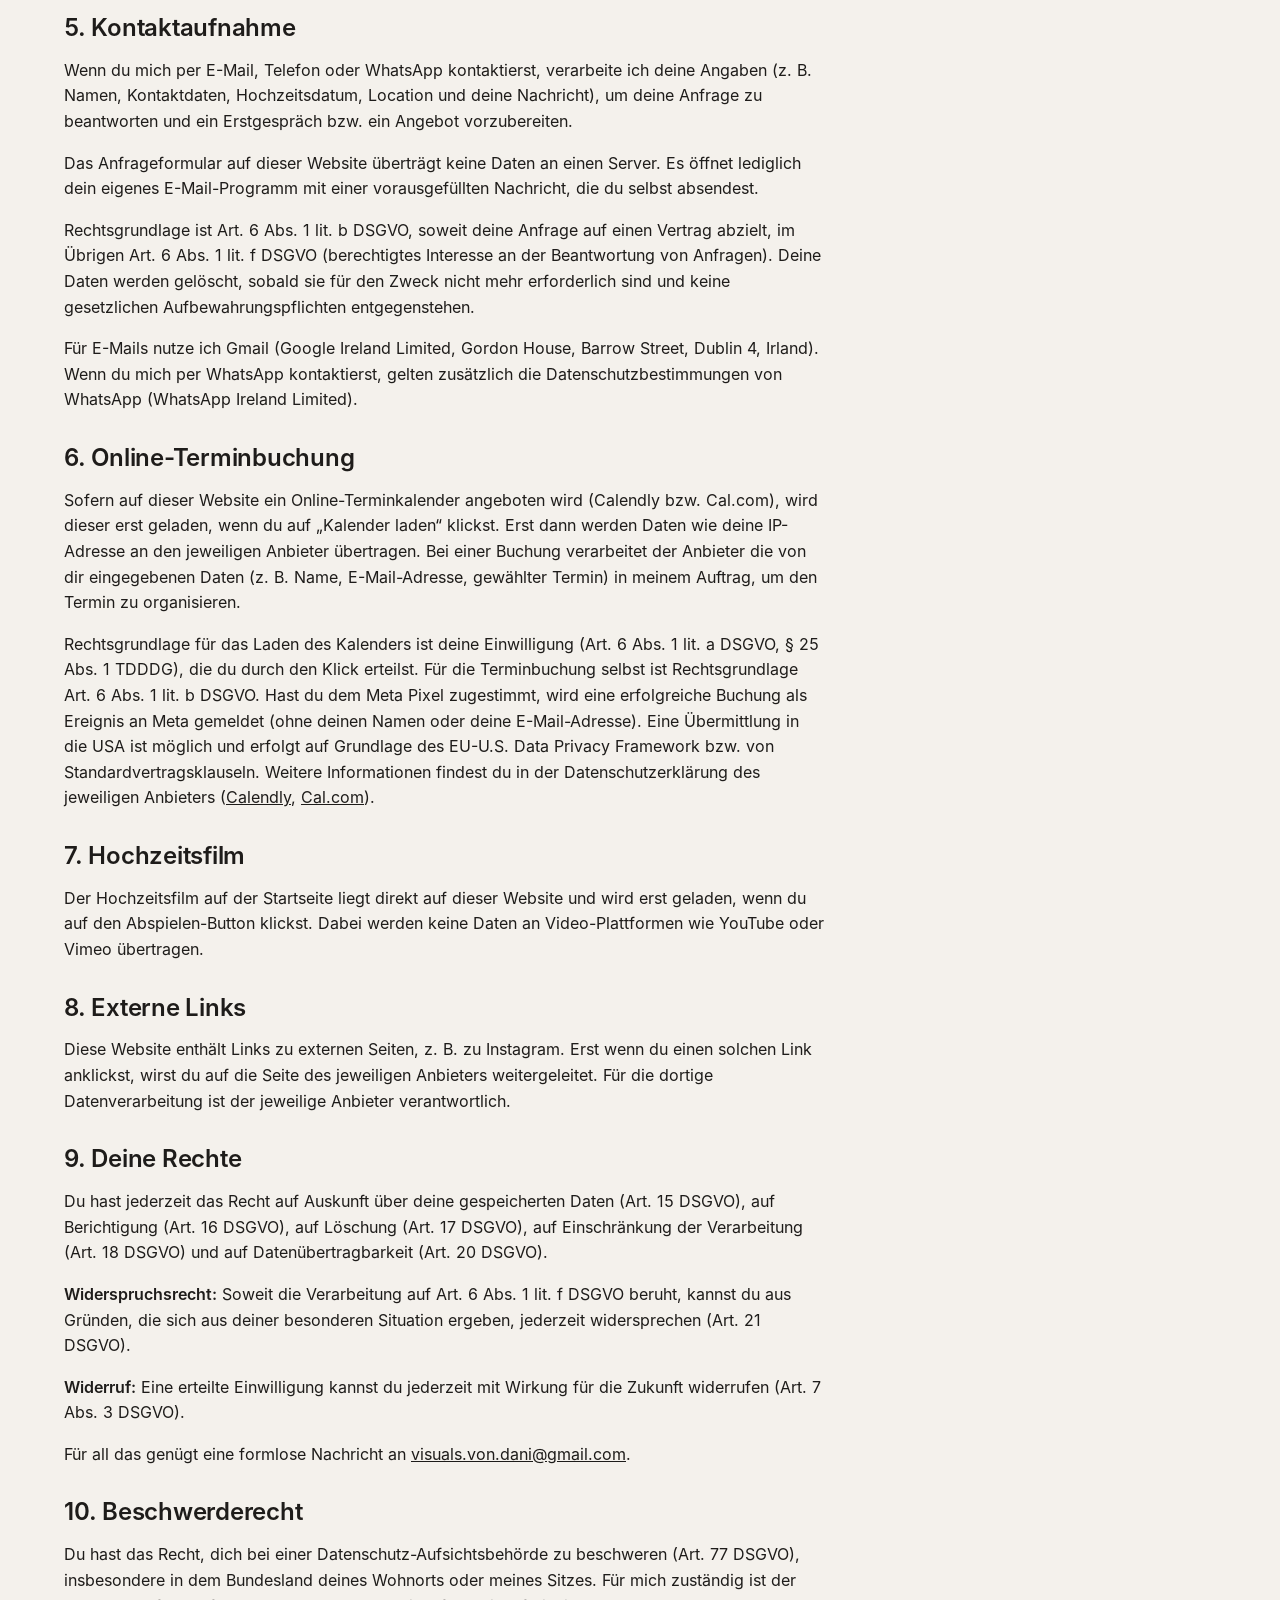
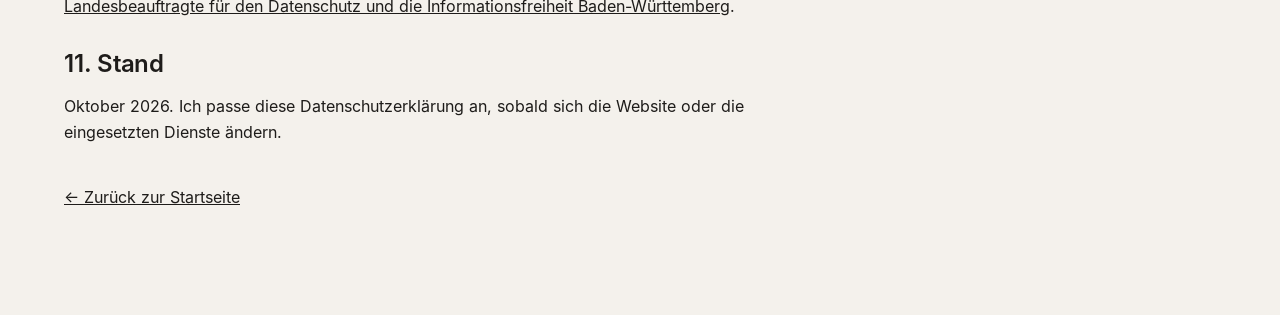
<file: datenschutz.html>
<!doctype html>
<html lang="de">
<head>
<meta charset="utf-8">
<meta name="viewport" content="width=device-width, initial-scale=1">
<title>Datenschutz | Visuals von Dani</title>
<meta name="robots" content="noindex">
<link rel="icon" href="assets/favicon.svg" type="image/svg+xml">
<link rel="stylesheet" href="assets/style.css?v=202611112200">
</head>
<body>
<div class="wrap">
  <header class="site-header">
    <a class="brand" href="index.html">
      <span class="brand-name">Visuals von Dani</span>
      <span class="brand-sub">Hochzeitsfotos &amp; Hochzeitsfilme · Weltweit</span>
    </a>
  </header>
  <main class="legal">
    <h1>Datenschutzerklärung</h1>

    <h2>1. Verantwortliche Stelle</h2>
    <p>Verantwortlich für die Datenverarbeitung auf dieser Website ist:</p>
    <p>Daniel Schäfer – Visuals von Dani<br>Hyllerweg 4<br>88045 Friedrichshafen<br>
    E-Mail: <a href="mailto:visuals.von.dani@gmail.com">visuals.von.dani@gmail.com</a><br>
    Telefon: <a href="tel:+4917641995837">+49 176 41995837</a></p>

    <h2>2. Das Wichtigste in Kürze</h2>
    <p>Diese Website nutzt den Meta Pixel nur, wenn du im Cookie-Banner zustimmst. Ohne deine Zustimmung werden keine Analyse- oder Werbe-Tools geladen. Schriftarten und der Hochzeitsfilm werden direkt von dieser Website geladen, es werden keine Google Fonts von externen Servern abgerufen. Der Terminkalender eines externen Anbieters wird erst geladen, wenn du ihn ausdrücklich per Klick aktivierst.</p>

    <h2>3. Hosting über GitHub Pages</h2>
    <p>Diese Website wird bei GitHub Pages gehostet. Anbieter ist die GitHub, Inc., 88 Colin P. Kelly Jr. Street, San Francisco, CA 94107, USA.</p>
    <p>Beim Aufruf der Website verarbeitet GitHub automatisch technische Verbindungsdaten, insbesondere deine IP-Adresse, Datum und Uhrzeit des Zugriffs, die aufgerufene Seite, die zuvor besuchte Seite (Referrer) sowie Angaben zu Browser und Betriebssystem. Diese Daten sind technisch erforderlich, um die Website auszuliefern und ihre Sicherheit und Stabilität zu gewährleisten.</p>
    <p>Rechtsgrundlage ist Art. 6 Abs. 1 lit. f DSGVO. Mein berechtigtes Interesse liegt in einer sicheren und zuverlässigen Bereitstellung der Website. Dabei kann es zu einer Übermittlung von Daten in die USA kommen. Die Übermittlung erfolgt auf Grundlage des EU-U.S. Data Privacy Framework, soweit der Anbieter danach zertifiziert ist, bzw. auf Grundlage von Standardvertragsklauseln der EU-Kommission (Art. 46 DSGVO). Weitere Informationen: <a href="https://docs.github.com/de/site-policy/privacy-policies/github-general-privacy-statement" target="_blank" rel="noopener">Datenschutzerklärung von GitHub</a>.</p>

    <h2>4. Meta Pixel und Cookie-Einwilligung</h2>
    <p>Wenn du im Cookie-Banner auf „Akzeptieren“ klickst, setze ich den Meta Pixel ein. Anbieter ist die Meta Platforms Ireland Limited, 4 Grand Canal Square, Grand Canal Harbour, Dublin 2, Irland („Meta“). Mit dem Pixel kann ich messen, ob Menschen, die meine Werbung auf Facebook oder Instagram gesehen haben, diese Website besuchen und hier zum Beispiel ein Erstgespräch buchen. So kann ich meine Werbung verbessern und gezielter ausspielen.</p>
    <p>Dabei werden unter anderem deine IP-Adresse, Angaben zu Browser und Gerät, die besuchten Seiten sowie bestimmte Aktionen auf dieser Website (z. B. Klick auf „Erstgespräch buchen“, Laden des Kalenders, Abspielen des Films, erfolgreiche Terminbuchung) an Meta übermittelt. Meta setzt dafür Cookies und kann die Daten deinem Facebook- oder Instagram-Konto zuordnen, wenn du dort angemeldet bist. Für die Erhebung und Übermittlung dieser Daten sind Meta und ich gemeinsam verantwortlich (Art. 26 DSGVO); für die weitere Verarbeitung ist Meta allein verantwortlich. Eine Übermittlung in die USA ist möglich und erfolgt auf Grundlage des EU-U.S. Data Privacy Framework, nach dem Meta zertifiziert ist, bzw. auf Grundlage von Standardvertragsklauseln.</p>
    <p>Rechtsgrundlage ist deine Einwilligung (Art. 6 Abs. 1 lit. a DSGVO, § 25 Abs. 1 TDDDG). Du kannst sie jederzeit mit Wirkung für die Zukunft widerrufen, über den Link „Cookie-Einstellungen“ unten auf der Startseite. Deine Entscheidung im Cookie-Banner speichere ich im lokalen Speicher deines Browsers, damit das Banner nicht bei jedem Besuch erneut erscheint; das ist technisch erforderlich (§ 25 Abs. 2 TDDDG). Weitere Informationen: <a href="https://www.facebook.com/privacy/policy/" target="_blank" rel="noopener">Datenschutzrichtlinie von Meta</a>.</p>

    <h2>5. Kontaktaufnahme</h2>
    <p>Wenn du mich per E-Mail, Telefon oder WhatsApp kontaktierst, verarbeite ich deine Angaben (z. B. Namen, Kontaktdaten, Hochzeitsdatum, Location und deine Nachricht), um deine Anfrage zu beantworten und ein Erstgespräch bzw. ein Angebot vorzubereiten.</p>
    <p>Das Anfrageformular auf dieser Website überträgt keine Daten an einen Server. Es öffnet lediglich dein eigenes E-Mail-Programm mit einer vorausgefüllten Nachricht, die du selbst absendest.</p>
    <p>Rechtsgrundlage ist Art. 6 Abs. 1 lit. b DSGVO, soweit deine Anfrage auf einen Vertrag abzielt, im Übrigen Art. 6 Abs. 1 lit. f DSGVO (berechtigtes Interesse an der Beantwortung von Anfragen). Deine Daten werden gelöscht, sobald sie für den Zweck nicht mehr erforderlich sind und keine gesetzlichen Aufbewahrungspflichten entgegenstehen.</p>
    <p>Für E-Mails nutze ich Gmail (Google Ireland Limited, Gordon House, Barrow Street, Dublin 4, Irland). Wenn du mich per WhatsApp kontaktierst, gelten zusätzlich die Datenschutzbestimmungen von WhatsApp (WhatsApp Ireland Limited).</p>

    <h2>6. Online-Terminbuchung</h2>
    <p>Sofern auf dieser Website ein Online-Terminkalender angeboten wird (Calendly bzw. Cal.com), wird dieser erst geladen, wenn du auf „Kalender laden“ klickst. Erst dann werden Daten wie deine IP-Adresse an den jeweiligen Anbieter übertragen. Bei einer Buchung verarbeitet der Anbieter die von dir eingegebenen Daten (z. B. Name, E-Mail-Adresse, gewählter Termin) in meinem Auftrag, um den Termin zu organisieren.</p>
    <p>Rechtsgrundlage für das Laden des Kalenders ist deine Einwilligung (Art. 6 Abs. 1 lit. a DSGVO, § 25 Abs. 1 TDDDG), die du durch den Klick erteilst. Für die Terminbuchung selbst ist Rechtsgrundlage Art. 6 Abs. 1 lit. b DSGVO. Hast du dem Meta Pixel zugestimmt, wird eine erfolgreiche Buchung als Ereignis an Meta gemeldet (ohne deinen Namen oder deine E-Mail-Adresse). Eine Übermittlung in die USA ist möglich und erfolgt auf Grundlage des EU-U.S. Data Privacy Framework bzw. von Standardvertragsklauseln. Weitere Informationen findest du in der Datenschutzerklärung des jeweiligen Anbieters (<a href="https://calendly.com/privacy" target="_blank" rel="noopener">Calendly</a>, <a href="https://cal.com/privacy" target="_blank" rel="noopener">Cal.com</a>).</p>

    <h2>7. Hochzeitsfilm</h2>
    <p>Der Hochzeitsfilm auf der Startseite liegt direkt auf dieser Website und wird erst geladen, wenn du auf den Abspielen-Button klickst. Dabei werden keine Daten an Video-Plattformen wie YouTube oder Vimeo übertragen.</p>

    <h2>8. Externe Links</h2>
    <p>Diese Website enthält Links zu externen Seiten, z. B. zu Instagram. Erst wenn du einen solchen Link anklickst, wirst du auf die Seite des jeweiligen Anbieters weitergeleitet. Für die dortige Datenverarbeitung ist der jeweilige Anbieter verantwortlich.</p>

    <h2>9. Deine Rechte</h2>
    <p>Du hast jederzeit das Recht auf Auskunft über deine gespeicherten Daten (Art. 15 DSGVO), auf Berichtigung (Art. 16 DSGVO), auf Löschung (Art. 17 DSGVO), auf Einschränkung der Verarbeitung (Art. 18 DSGVO) und auf Datenübertragbarkeit (Art. 20 DSGVO).</p>
    <p><strong>Widerspruchsrecht:</strong> Soweit die Verarbeitung auf Art. 6 Abs. 1 lit. f DSGVO beruht, kannst du aus Gründen, die sich aus deiner besonderen Situation ergeben, jederzeit widersprechen (Art. 21 DSGVO).</p>
    <p><strong>Widerruf:</strong> Eine erteilte Einwilligung kannst du jederzeit mit Wirkung für die Zukunft widerrufen (Art. 7 Abs. 3 DSGVO).</p>
    <p>Für all das genügt eine formlose Nachricht an <a href="mailto:visuals.von.dani@gmail.com">visuals.von.dani@gmail.com</a>.</p>

    <h2>10. Beschwerderecht</h2>
    <p>Du hast das Recht, dich bei einer Datenschutz-Aufsichtsbehörde zu beschweren (Art. 77 DSGVO), insbesondere in dem Bundesland deines Wohnorts oder meines Sitzes. Für mich zuständig ist der <a href="https://www.baden-wuerttemberg.datenschutz.de" target="_blank" rel="noopener">Landesbeauftragte für den Datenschutz und die Informationsfreiheit Baden-Württemberg</a>.</p>

    <h2>11. Stand</h2>
    <p>Oktober 2026. Ich passe diese Datenschutzerklärung an, sobald sich die Website oder die eingesetzten Dienste ändern.</p>

    <p style="margin-top:40px"><a href="index.html">← Zurück zur Startseite</a></p>
  </main>
</div>
</body>
</html>
</file>
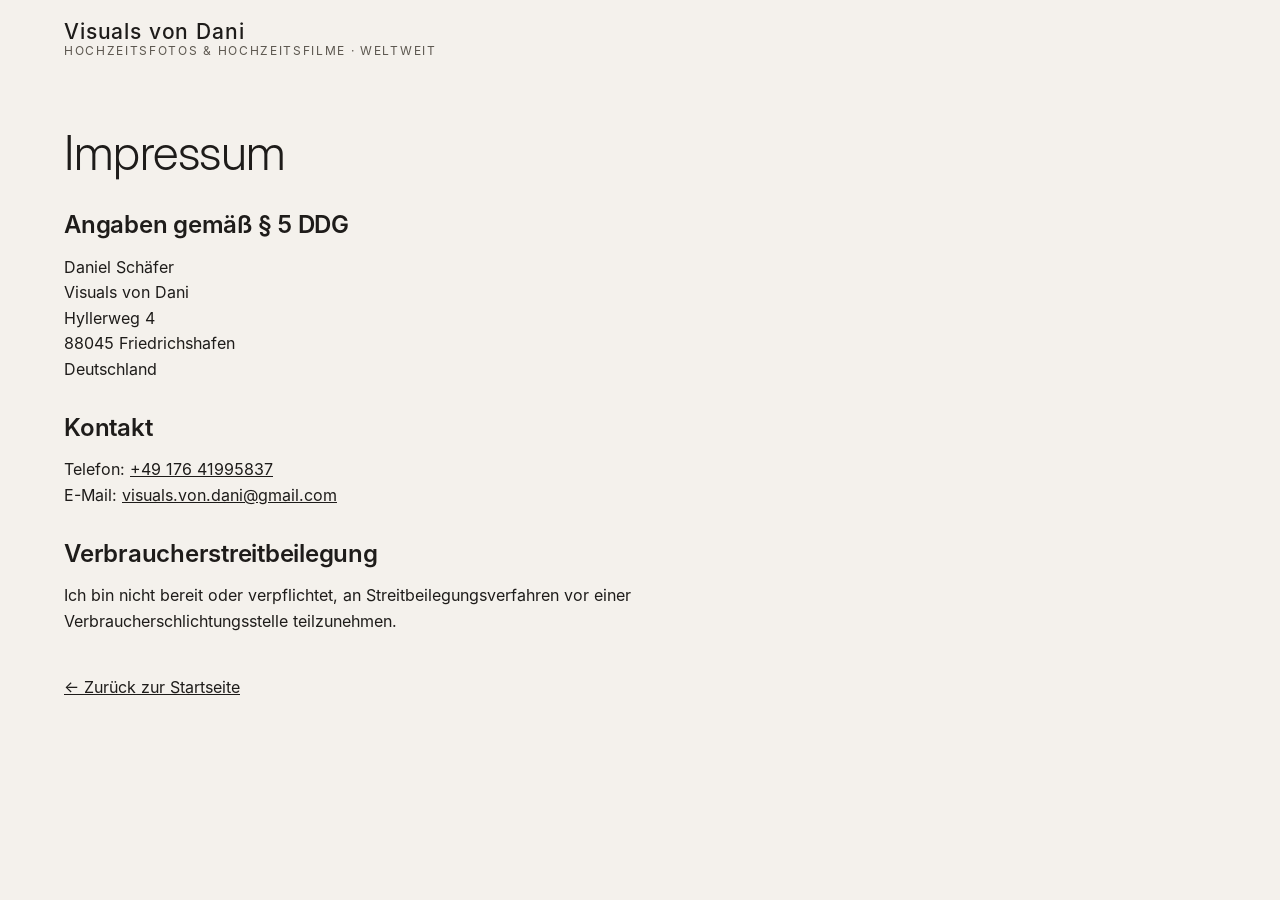
<file: impressum.html>
<!doctype html>
<html lang="de">
<head>
<meta charset="utf-8">
<meta name="viewport" content="width=device-width, initial-scale=1">
<title>Impressum | Visuals von Dani</title>
<meta name="robots" content="noindex">
<link rel="icon" href="assets/favicon.svg" type="image/svg+xml">
<link rel="stylesheet" href="assets/style.css?v=202611112200">
</head>
<body>
<div class="wrap">
  <header class="site-header">
    <a class="brand" href="index.html">
      <span class="brand-name">Visuals von Dani</span>
      <span class="brand-sub">Hochzeitsfotos &amp; Hochzeitsfilme · Weltweit</span>
    </a>
  </header>
  <main class="legal">
    <h1>Impressum</h1>

    <h2>Angaben gemäß § 5 DDG</h2>
    <p>Daniel Schäfer<br>Visuals von Dani<br>Hyllerweg 4<br>88045 Friedrichshafen<br>Deutschland</p>

    <h2>Kontakt</h2>
    <p>Telefon: <a href="tel:+4917641995837">+49 176 41995837</a><br>
    E-Mail: <a href="mailto:visuals.von.dani@gmail.com">visuals.von.dani@gmail.com</a></p>

    <!-- UMSATZSTEUER: Falls eine USt-IdNr. vorhanden ist, hier eintragen:
    <h2>Umsatzsteuer-ID</h2>
    <p>Umsatzsteuer-Identifikationsnummer gemäß § 27a Umsatzsteuergesetz: DE…</p>
    -->

    <h2>Verbraucherstreitbeilegung</h2>
    <p>Ich bin nicht bereit oder verpflichtet, an Streitbeilegungsverfahren vor einer Verbraucherschlichtungsstelle teilzunehmen.</p>

    <p style="margin-top:40px"><a href="index.html">← Zurück zur Startseite</a></p>
  </main>
</div>
</body>
</html>
</file>
<file: assets/style.css>
/* ---------- Schriften (lokal eingebunden, DSGVO-freundlich) ---------- */
@font-face { font-family: "Inter Display"; src: url("fonts/InterDisplay-Light.woff") format("woff"); font-weight: 300; font-display: swap; }
@font-face { font-family: "Inter Display"; src: url("fonts/InterDisplay-Medium.woff") format("woff"); font-weight: 500; font-display: swap; }
@font-face { font-family: "Inter"; src: url("fonts/Inter-Regular.woff") format("woff"); font-weight: 400; font-display: swap; }
@font-face { font-family: "Inter"; src: url("fonts/Inter-Medium.woff") format("woff"); font-weight: 500; font-display: swap; }
@font-face { font-family: "Inter"; src: url("fonts/Inter-SemiBold.woff") format("woff"); font-weight: 600; font-display: swap; }

/* ---------- Farben ---------- */
:root {
  --bg: #F4F1EC;          /* Grund: warmes Beige */
  --sand: #EAE5DD;        /* Abschnitte dazwischen */
  --line: #CFC7BA;        /* Linien */
  --ink: #1E1C1A;         /* Text / dunkles Braun */
  --muted: #5C574F;       /* Nebentext */
  --accent: #4A5A4C;      /* Buttons & Akzente (gedecktes Grün) */
  --accent-dark: #3B493D;
  --gold: #8A6A2E;        /* Sterne */
  --white: #FFFFFF;
  --radius: 6px;
  --display: "Inter Display", "Inter", system-ui, -apple-system, "Segoe UI", sans-serif;
  --body: "Inter", system-ui, -apple-system, "Segoe UI", sans-serif;
}

*, *::before, *::after { box-sizing: border-box; }
[hidden] { display: none !important; }
html { scroll-behavior: smooth; -webkit-text-size-adjust: 100%; }
body { margin: 0; background: var(--bg); color: var(--ink); font-family: var(--body); font-size: 16px; line-height: 1.6; }
img { max-width: 100%; display: block; }
a { color: var(--ink); }
a:hover { color: var(--accent); }
:focus-visible { outline: 2px solid var(--accent); outline-offset: 3px; }

.wrap { max-width: 1200px; margin: 0 auto; padding-inline: 24px; }
.eyebrow { margin: 0 0 8px; font-size: 13px; letter-spacing: .14em; text-transform: uppercase; color: var(--muted); }
h1, h2 { font-family: var(--display); font-weight: 300; line-height: 1.12; margin: 0; letter-spacing: -.01em; }
h2 { font-size: clamp(32px, 4.2vw, 46px); }
h3 { margin: 0; font-size: 20px; font-weight: 600; }
.muted { color: var(--muted); }

/* ---------- Buttons ---------- */
.btn { display: inline-flex; align-items: center; justify-content: center; gap: 10px; min-height: 52px; padding: 0 28px; border-radius: 999px; border: none; font: 600 16px/1.2 var(--body); text-decoration: none; cursor: pointer; transition: background .2s, color .2s, transform .2s; }
.btn:active { transform: translateY(1px); }
.btn-primary { background: var(--accent); color: var(--white); }
.btn-primary:hover { background: var(--accent-dark); color: var(--white); }
.btn-light { background: var(--bg); color: var(--ink); }
.btn-light:hover { background: var(--white); color: var(--ink); }
.btn-outline { background: transparent; color: var(--ink); border: 1.5px solid var(--ink); min-height: 48px; padding: 0 24px; }
.btn-outline:hover { background: var(--ink); color: var(--bg); }
.btn-small { min-height: 44px; padding: 0 22px; font-size: 15px; }
.btn svg { width: 18px; height: 18px; flex: none; }

/* ---------- Header ---------- */
.site-header { display: flex; justify-content: space-between; align-items: center; gap: 16px; padding-block: 20px; flex-wrap: wrap; }
.brand { display: flex; flex-direction: column; line-height: 1.15; text-decoration: none; }
.brand-name { font-family: var(--body); font-size: 21px; font-weight: 500; letter-spacing: .04em; }
.brand-sub { font-size: 12px; letter-spacing: .14em; text-transform: uppercase; color: var(--muted); }

/* ---------- Hero ---------- */
.hero { display: flex; flex-wrap: wrap; min-height: 600px; border-radius: var(--radius); overflow: hidden; background: var(--sand); }
.hero-text { flex: 1 1 460px; padding: clamp(32px, 5vw, 56px); display: flex; flex-direction: column; justify-content: center; gap: 20px; }
.hero-text .kicker { margin: 0; font-size: 13px; letter-spacing: .14em; text-transform: uppercase; font-weight: 600; color: var(--accent); }
.hero h1 { font-size: clamp(42px, 5.4vw, 66px); }
.hero h1 span { color: var(--accent); font-weight: 500; }
.hero-text p.lead { margin: 0; font-size: 18px; color: var(--muted); max-width: 540px; }
.hero-actions { display: flex; gap: 12px; flex-wrap: wrap; align-items: center; }
.hero-actions .link { display: inline-flex; align-items: center; min-height: 52px; padding: 0 12px; font-weight: 500; }
.hero-image { flex: 1 1 420px; min-height: 480px; position: relative; background: #D9CFC3; }
.hero-image img { position: absolute; inset: 0; width: 100%; height: 100%; object-fit: cover; object-position: 55% 40%; }

.trust { display: flex; flex-wrap: wrap; gap: 12px 32px; justify-content: center; padding: 24px 0; font-size: 14px; color: var(--muted); }
.trust .stars { color: var(--gold); letter-spacing: 2px; margin-right: 6px; }

/* ---------- Galerie ---------- */
.section { padding-block: 88px; }
.gallery-head { display: flex; justify-content: space-between; align-items: flex-end; gap: 16px; flex-wrap: wrap; margin-bottom: 32px; }
.gallery-head p { margin: 0; max-width: 340px; font-size: 14px; line-height: 1.55; }

.film { margin: 0 0 16px; position: relative; aspect-ratio: 16 / 9; border-radius: 4px; overflow: hidden; background: #2E2B27; display: flex; align-items: center; justify-content: center; }
.film iframe { position: absolute; inset: 0; width: 100%; height: 100%; border: 0; }
.film-poster { position: absolute; inset: 0; width: 100%; height: 100%; object-fit: cover; }
.film::after { content: ""; position: absolute; inset: 0; background: linear-gradient(to top, rgba(0,0,0,.45), rgba(0,0,0,0) 45%); pointer-events: none; }
.film-play { position: relative; z-index: 2; }
.film figcaption { z-index: 2; }
.film-video { position: absolute; inset: 0; width: 100%; height: 100%; background: #000; z-index: 3; }
.film-play { width: 88px; height: 88px; border-radius: 50%; border: none; background: rgba(244,241,236,.92); color: var(--ink); cursor: pointer; display: flex; align-items: center; justify-content: center; transition: transform .2s; }
.film-play:hover { transform: scale(1.06); }
.film-play svg { width: 32px; height: 32px; margin-left: 4px; }
.film figcaption { position: absolute; left: 20px; bottom: 20px; right: 20px; display: flex; flex-direction: column; gap: 2px; color: var(--bg); pointer-events: none; }
.film figcaption small { font-size: 12px; letter-spacing: .14em; text-transform: uppercase; color: var(--line); }
.film figcaption span { font-family: var(--display); font-weight: 300; font-size: clamp(20px, 2.4vw, 28px); line-height: 1.15; }
.film-note { position: absolute; top: 16px; right: 16px; left: 16px; text-align: right; font-size: 12px; color: var(--line); }

.masonry { columns: 3 280px; column-gap: 16px; }

/* Galerie mit 3 festen Spalten: jedes Bild bleibt in seiner Spalte, egal wie breit das Fenster ist */
.gallery-cols { display: flex; gap: 16px; align-items: stretch; }
.gcol { flex: 1 1 0; min-width: 0; display: flex; flex-direction: column; gap: 16px; }
.gcol .tile { margin: 0; }
/* Gerader Abschluss unten: das letzte Bild jeder Spalte wird so weit gestreckt (und zugeschnitten), dass alle Spalten gleich enden */
.gcol .tile:last-child { flex: 1 1 auto; display: flex; flex-direction: column; }
.gcol .tile:last-child img { flex: 1 1 auto; height: auto; object-fit: cover; }
.tile { margin: 0 0 16px; break-inside: avoid; position: relative; border-radius: 4px; overflow: hidden; background: #CDBFAE; }
.tile img { width: 100%; height: auto; }
/* Platzhalter, solange ein Bild im Ordner "bilder" fehlt */
.placeholder > span { position: absolute; left: 12px; bottom: 12px; padding: 4px 10px; border-radius: 999px; background: rgba(244,241,236,.9); color: var(--ink); font-size: 12px; font-weight: 500; }
.tile.placeholder { height: 320px; }
.tile.placeholder:nth-child(3n+1) { height: 420px; background: #CDBFAE; }
.tile.placeholder:nth-child(3n+2) { height: 280px; background: #B7A894; }
.tile.placeholder:nth-child(3n) { height: 360px; background: #D9CFC3; }
.me-photo.placeholder > span { position: static; padding: 0; background: none; font-size: 11px; }
.me-photo.placeholder { display: flex; align-items: center; justify-content: center; }
.center { display: flex; justify-content: center; padding-top: 24px; }

/* ---------- Bewertungen ---------- */
.band { background: var(--sand); }
.reviews { display: flex; flex-wrap: wrap; justify-content: center; gap: 16px; margin-top: 32px; }
.review { flex: 0 1 calc((100% - 32px) / 3); min-width: 260px; background: var(--bg); border-radius: var(--radius); padding: 22px 24px; display: flex; flex-direction: column; align-items: center; text-align: center; gap: 14px; margin: 0; }
.review .stars { color: var(--gold); letter-spacing: 2px; }
.review blockquote { margin: 0; font-family: var(--display); font-weight: 300; font-size: 16px; line-height: 1.5; }
.review figcaption { display: flex; align-items: center; gap: 12px; margin-top: auto; line-height: 1.3; }
.review .avatar { width: 48px; height: 48px; border-radius: 50%; background: #B7A894; flex: none; }
.review figcaption { font-size: 14px; }
.review figcaption small { display: block; font-size: 13px; color: var(--muted); }
.text-center { text-align: center; }

/* ---------- Ablauf ---------- */
.steps { display: flex; flex-wrap: wrap; gap: 32px; margin-top: 40px; }
.step { flex: 1 1 280px; display: flex; flex-direction: column; gap: 10px; border-top: 1px solid var(--line); padding-top: 24px; }
.step .num { font-family: var(--display); font-weight: 300; font-size: 40px; color: var(--accent); line-height: 1.2; }
.step p { margin: 0; color: var(--muted); }

/* ---------- Investition ---------- */
.invest { display: flex; flex-wrap: wrap; border-radius: var(--radius); overflow: hidden; background: var(--ink); color: var(--bg); }
.invest-image { flex: 1 1 380px; min-height: 360px; background: #8E7F6C; position: relative; }
.invest-image img { position: absolute; inset: 0; width: 100%; height: 100%; object-fit: cover; }
.invest-body { flex: 1 1 420px; padding: clamp(32px, 4vw, 48px); display: flex; flex-direction: column; gap: 20px; }
.invest .eyebrow { color: var(--line); margin: 0; }
.prices { display: flex; flex-wrap: wrap; gap: 12px; }
.price { flex: 1 1 130px; border: 1px solid #4A4640; border-radius: var(--radius); padding: 14px 16px; line-height: 1.3; }
.price.best { border-color: var(--line); }
.price small { display: block; font-size: 13px; color: var(--line); }
.price strong { font-size: 20px; font-weight: 600; }
.checks { margin: 0; padding: 0; list-style: none; display: flex; flex-direction: column; gap: 12px; }
.checks li { display: flex; gap: 12px; align-items: flex-start; }
.checks svg { flex: none; width: 20px; height: 20px; margin-top: 3px; }
.invest .btn { align-self: flex-start; }

/* ---------- Buchung ---------- */
.booking { display: flex; flex-wrap: wrap; gap: 48px; align-items: flex-start; }
.booking-intro { flex: 1 1 340px; display: flex; flex-direction: column; gap: 16px; }
.booking-intro p { margin: 0; font-size: 17px; }
.booking-intro p.eyebrow { font-size: 13px; }
.me { display: flex; align-items: center; gap: 16px; margin-top: 8px; line-height: 1.4; }
.me-photo { width: 72px; height: 72px; border-radius: 50%; background: #CDBFAE; flex: none; overflow: hidden; }
.me-photo img { width: 100%; height: 100%; object-fit: cover; }
.me small { display: block; font-size: 14px; color: var(--muted); }
.booking-card { flex: 1 1 520px; min-width: 0; background: var(--bg); border-radius: 8px; padding: clamp(20px, 3vw, 32px); display: flex; flex-direction: column; gap: 24px; }
.field-title { margin: 0 0 12px; font-weight: 600; }
.chips { display: flex; gap: 8px; flex-wrap: wrap; }
.chip { flex: 1 1 100px; min-height: 48px; border-radius: 999px; border: 1.5px solid #8E8278; background: var(--white); color: var(--ink); font: 600 15px var(--body); cursor: pointer; }
.chip[aria-pressed="true"] { background: var(--accent); border-color: var(--accent); color: var(--white); }
.form-grid { display: flex; flex-wrap: wrap; gap: 12px; }
.form-grid label { flex: 1 1 200px; display: flex; flex-direction: column; gap: 6px; font-size: 14px; color: var(--muted); }
.form-grid input, .form-grid textarea { min-height: 44px; padding: 10px 12px; border: 1.5px solid #8E8278; border-radius: var(--radius); background: var(--white); font: 15px var(--body); color: var(--ink); width: 100%; }
.form-grid textarea { min-height: 88px; resize: vertical; }
.form-grid label.full { flex-basis: 100%; }
.booking-card .btn { width: 100%; min-height: 56px; }
.fine { margin: -8px 0 0; font-size: 13px; color: var(--muted); text-align: center; }
.consent { background: var(--sand); border-radius: var(--radius); padding: 20px; display: flex; flex-direction: column; gap: 12px; font-size: 14px; color: var(--muted); }
.consent p { margin: 0; }
.calendly-frame { width: 100%; height: 720px; border: 0; border-radius: var(--radius); background: var(--white); }
.alt-contact { text-align: center; font-size: 14px; color: var(--muted); margin: 0; }
.form-status { margin: 0; font-size: 14px; color: var(--accent); text-align: center; }

/* ---------- FAQ ---------- */
.faq { max-width: 820px; }
.faq details { border-top: 1px solid var(--line); padding: 20px 0; }
.faq details:last-of-type { border-bottom: 1px solid var(--line); }
.faq summary { cursor: pointer; list-style: none; font-weight: 600; font-size: 18px; display: flex; justify-content: space-between; gap: 16px; }
.faq summary::-webkit-details-marker { display: none; }
.faq summary::after { content: "+"; font-weight: 300; font-size: 24px; line-height: 1; color: var(--accent); }
.faq details[open] summary::after { content: "–"; }
.faq details p { margin: 12px 0 0; color: var(--muted); }

/* ---------- Footer ---------- */
.site-footer { background: var(--ink); color: var(--bg); padding: 64px 0 32px; }
.footer-top { display: flex; flex-wrap: wrap; justify-content: space-between; align-items: center; gap: 24px; }
.footer-top h2 { font-size: clamp(30px, 3.6vw, 40px); }
.footer-top h2 span { color: var(--line); }
.footer-bottom { display: flex; flex-wrap: wrap; justify-content: space-between; gap: 16px; border-top: 1px solid #4A4640; margin-top: 40px; padding-top: 24px; font-size: 14px; color: var(--line); }
.footer-bottom nav { display: flex; gap: 24px; flex-wrap: wrap; }
.footer-bottom a { color: var(--line); }
.footer-bottom a:hover { color: var(--white); }

/* ---------- Mobile Buchen-Leiste ---------- */
.sticky-cta { position: fixed; left: 0; right: 0; bottom: 0; z-index: 20; padding: 12px 16px calc(12px + env(safe-area-inset-bottom)); background: var(--bg); border-top: 1px solid var(--line); display: none; flex-direction: column; gap: 4px; transform: translateY(110%); visibility: hidden; transition: transform .3s, visibility .3s; }
.sticky-cta.show { transform: none; visibility: visible; }
.sticky-cta .btn { width: 100%; }
.sticky-cta small { text-align: center; font-size: 12px; color: var(--muted); }

/* ---------- Unterseiten ---------- */
.legal { max-width: 760px; padding-block: 48px 88px; }
.legal h1 { font-size: clamp(36px, 5vw, 48px); margin-bottom: 24px; }
.legal h2 { font-size: 24px; margin: 32px 0 8px; font-family: var(--body); font-weight: 600; }
.todo { background: #FFF4D6; border-radius: var(--radius); padding: 2px 6px; }

@media (max-width: 760px) {
  .hero { min-height: 0; }
  .hero-image { order: -1; min-height: 340px; }
  .hero-text p.lead { font-size: 16px; }
  .hero-text { padding: 28px 20px; }
  .hero h1 { font-size: 38px; }
  .hero-actions .btn { width: 100%; padding: 0 16px; font-size: 15px; white-space: nowrap; }
  .hero-actions .btn svg { display: none; }
  .tile.placeholder { height: 240px !important; }
  /* Handy: Zitate nebeneinander zum Wischen */
  .reviews { flex-wrap: nowrap; justify-content: flex-start; overflow-x: auto; scroll-snap-type: x mandatory; margin-inline: -24px; padding: 0 24px 8px; scroll-padding-inline: 24px; -webkit-overflow-scrolling: touch; scrollbar-width: none; }
  .reviews::-webkit-scrollbar { display: none; }
  .review { flex: 0 0 82%; min-width: 0; scroll-snap-align: start; }
  .gallery-cols { flex-direction: column; gap: 12px; }
  .gcol { gap: 12px; width: 100%; }
  .section { padding-block: 64px; }
  .site-header .btn { display: none; }
  .sticky-cta { display: flex; }
  body { padding-bottom: 96px; }
  .calendly-frame { height: 860px; }
}

@media (prefers-reduced-motion: reduce) {
  html { scroll-behavior: auto; }
  * { transition: none !important; }
}

/* Überschrift beim Erstgespräch in einer Zeile */
#termin-title { font-size: clamp(26px, 2.5vw, 36px); }

/* ---------- Über mich ---------- */
.about { display: flex; flex-wrap: wrap; gap: 56px; align-items: center; }
.about-img { flex: 1 1 320px; max-width: 440px; aspect-ratio: 4 / 5; border-radius: var(--radius); overflow: hidden; position: relative; background: #D9CFC3; }
.about-img img { position: absolute; inset: 0; width: 100%; height: 100%; object-fit: cover; object-position: 50% 30%; }
.about-text { flex: 1 1 420px; min-width: 0; display: flex; flex-direction: column; gap: 16px; }
.about-text p { margin: 0; color: var(--muted); font-size: 17px; }
.facts { display: flex; flex-wrap: wrap; gap: 16px 40px; margin-top: 8px; padding-top: 20px; border-top: 1px solid var(--line); }
.fact strong { display: block; font-family: var(--display); font-weight: 300; font-size: 30px; line-height: 1.15; color: var(--accent); }
.fact span { font-size: 13px; color: var(--muted); }
@media (max-width: 760px) {
  .about { gap: 28px; }
  .about-img { max-width: none; flex-basis: 100%; aspect-ratio: 1 / 1; }
  .about-text p { font-size: 16px; }
}

/* ---------- Cookie-Banner ---------- */
.cookie-banner { position: fixed; z-index: 60; left: 16px; right: 16px; bottom: 16px; max-width: 520px; margin-left: auto; background: var(--bg); color: var(--ink); border: 1px solid var(--line); border-radius: 8px; box-shadow: 0 8px 30px rgba(30,28,26,.15); padding: 20px 22px; display: flex; flex-direction: column; gap: 10px; font-size: 14px; }
.cookie-banner p { margin: 0; color: var(--muted); }
.cookie-banner .cookie-title { color: var(--ink); font-weight: 600; font-size: 16px; }
.cookie-actions { display: flex; gap: 10px; margin-top: 6px; }
.cookie-btn { flex: 1 1 0; min-height: 46px; padding: 0 16px; font-size: 15px; background: var(--ink); color: var(--bg); }
.cookie-btn:hover { background: var(--accent); color: var(--white); }

/* „Lieber erst schreiben?“ – Instagram-DM als Alternative zum Erstgespräch */
.write-line { margin: 4px 0 0; font-size: 14px; color: var(--muted); }
.write-line a { white-space: nowrap; color: inherit; text-decoration: underline; text-underline-offset: 3px; font-weight: 500; }
.write-line a:hover { color: var(--ink); }
.write-line--dark { color: var(--line); }
.write-line--dark a:hover { color: var(--bg); }
.write-line--booking { text-align: center; margin: 0; }
.invest-body .write-line { margin-top: -8px; }
.footer-cta { display: flex; flex-direction: column; align-items: flex-start; gap: 10px; }
.hero-text .write-line { margin-top: -8px; }

/* Instagram als gleichwertige Alternative (seit 11.11.) */
.btn-ig svg { width: 18px; height: 18px; flex: none; }
.hero-more { align-self: flex-start; margin-top: -8px; font-weight: 500; }
.or-line { display: flex; align-items: center; gap: 12px; color: var(--muted); font-size: 13px; margin: 2px 0; }
.or-line::before, .or-line::after { content: ""; flex: 1; height: 1px; background: var(--line); }
.booking-card .btn-ig { width: 100%; min-height: 56px; }
.sticky-cta small a { color: inherit; text-decoration: underline; text-underline-offset: 2px; font-weight: 600; }
</file>
